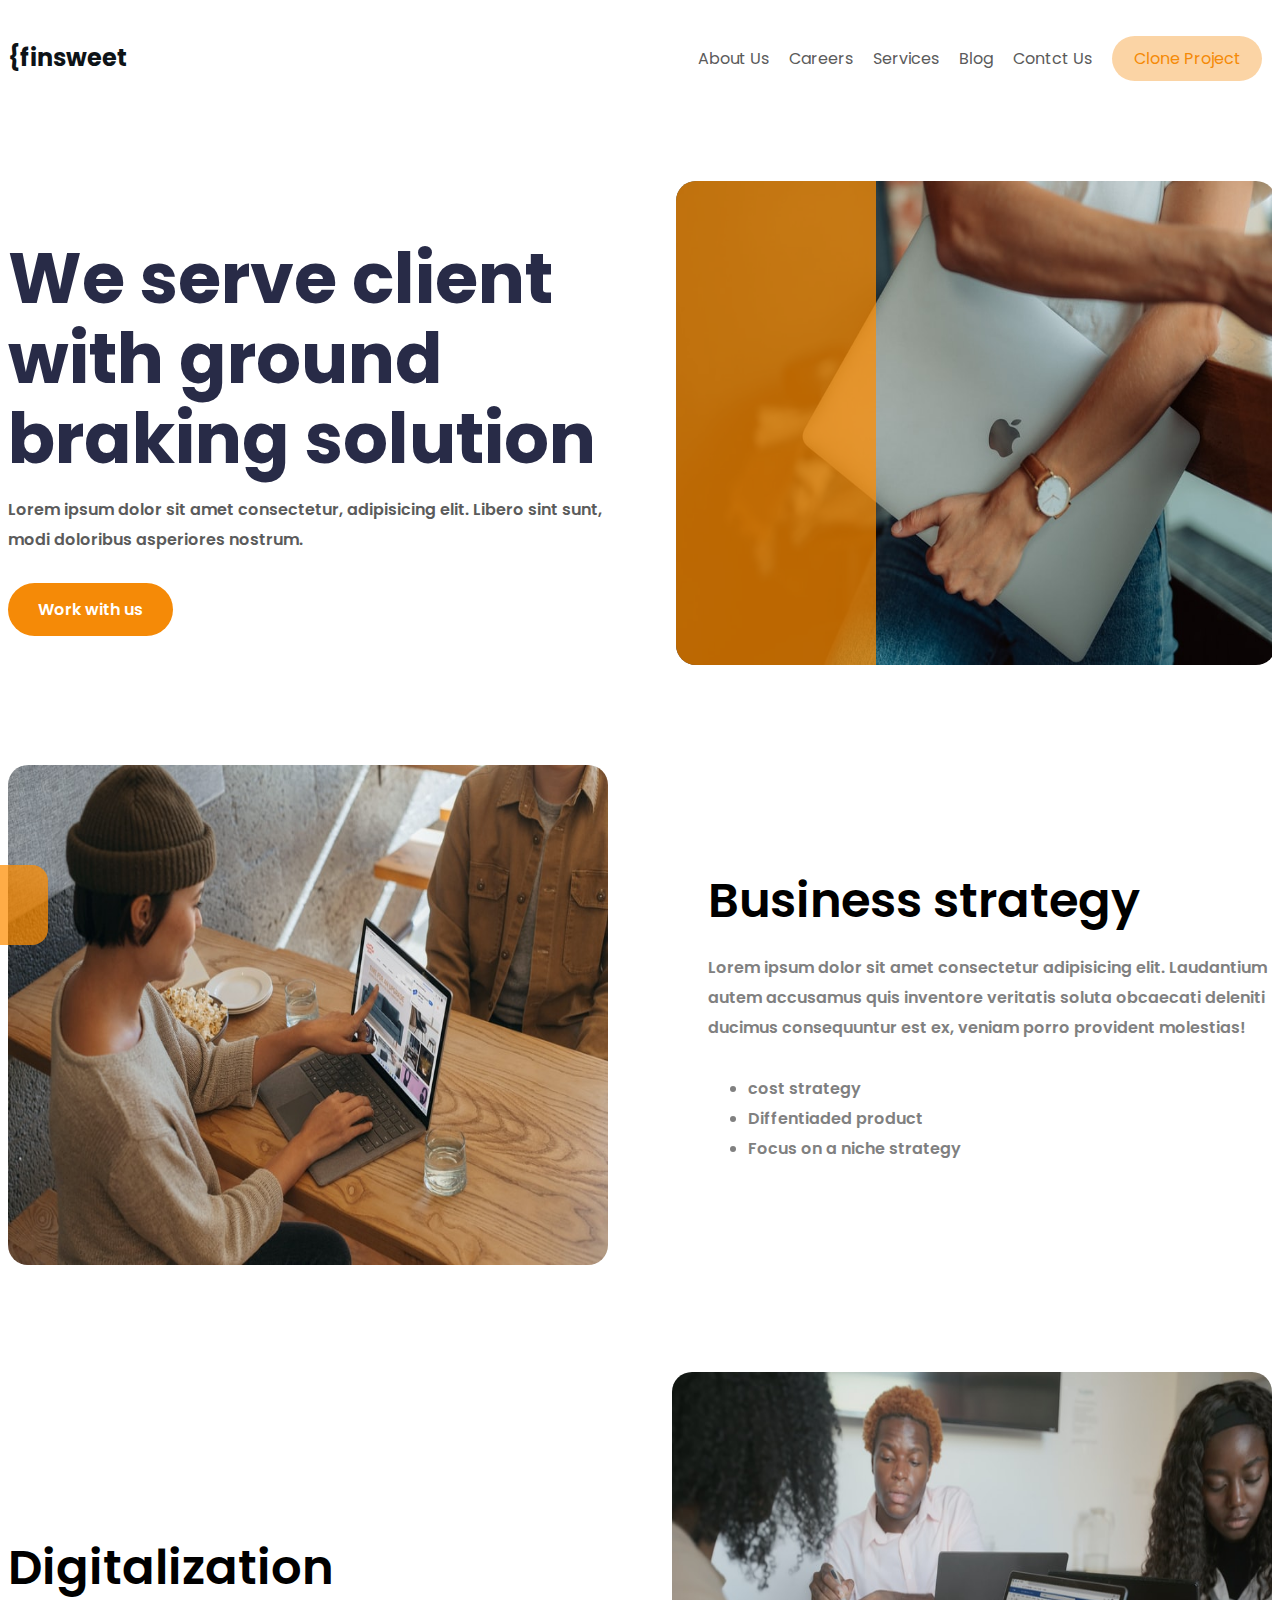
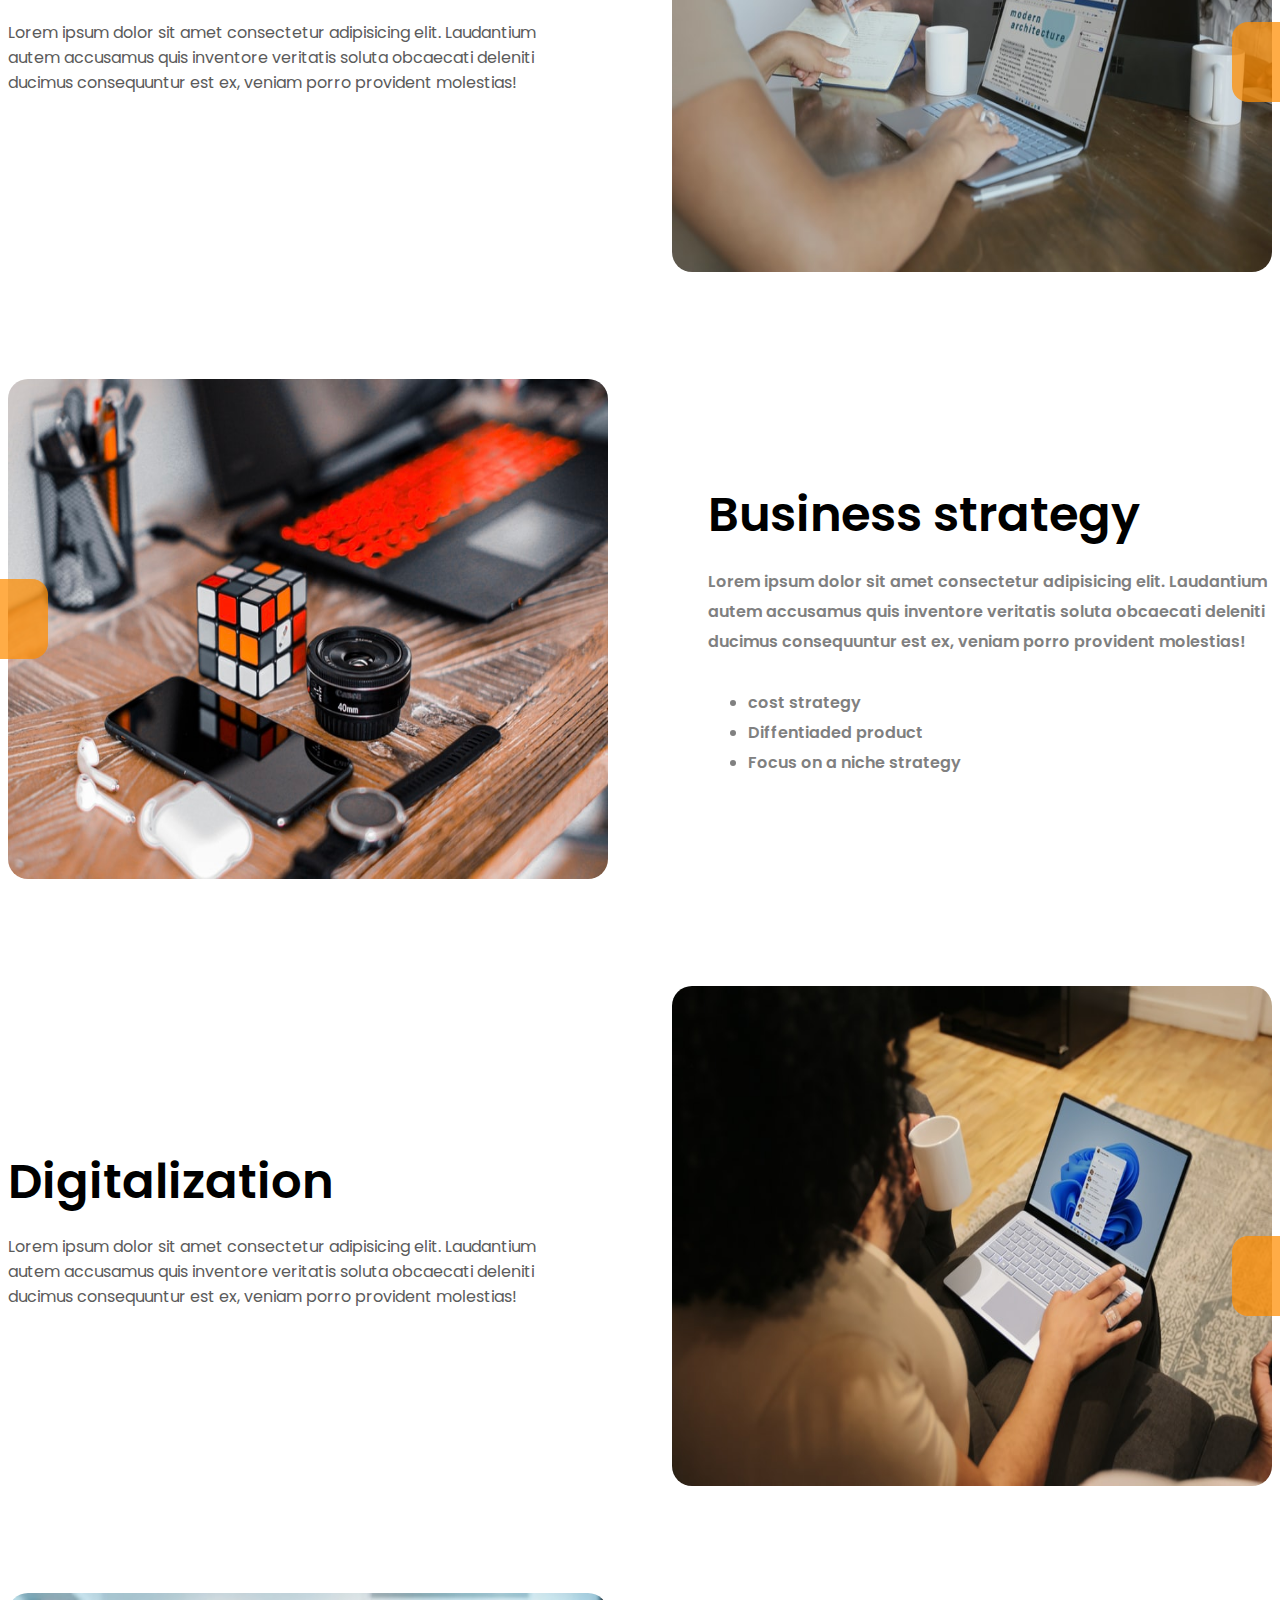
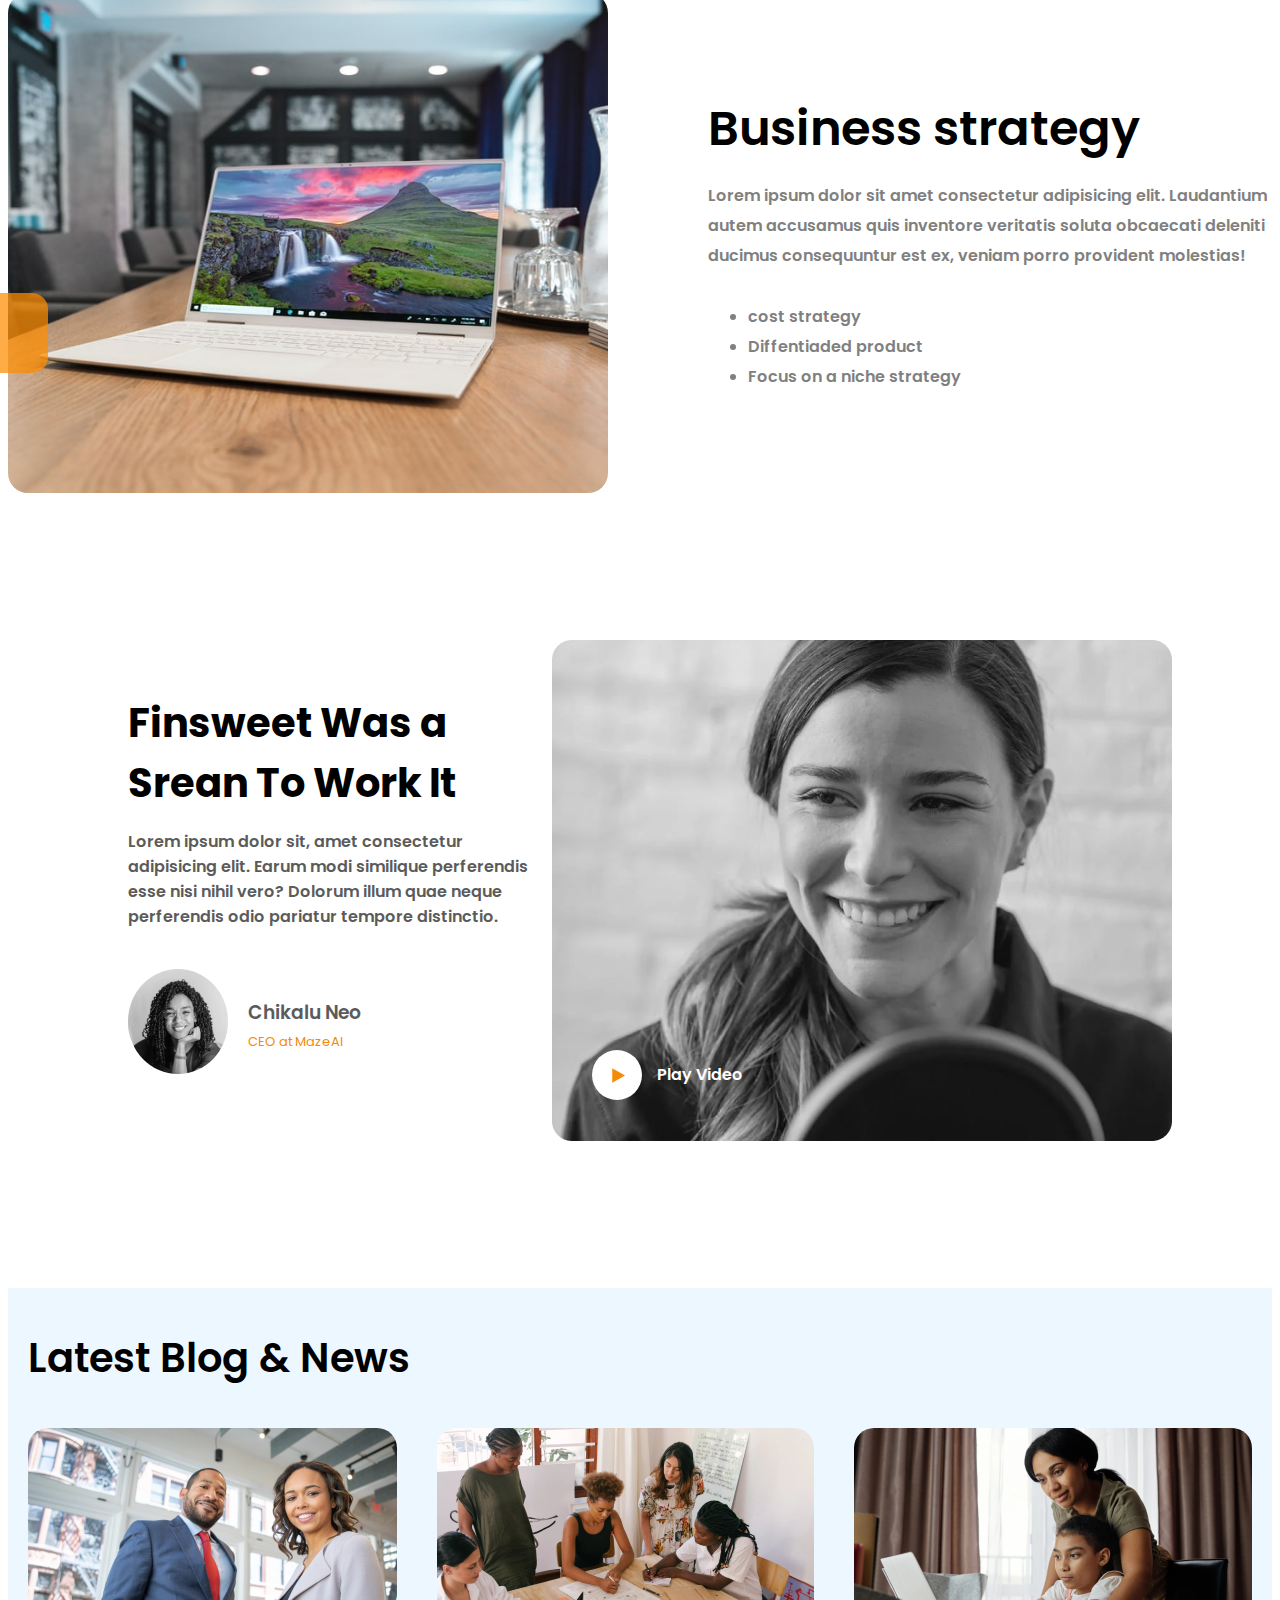
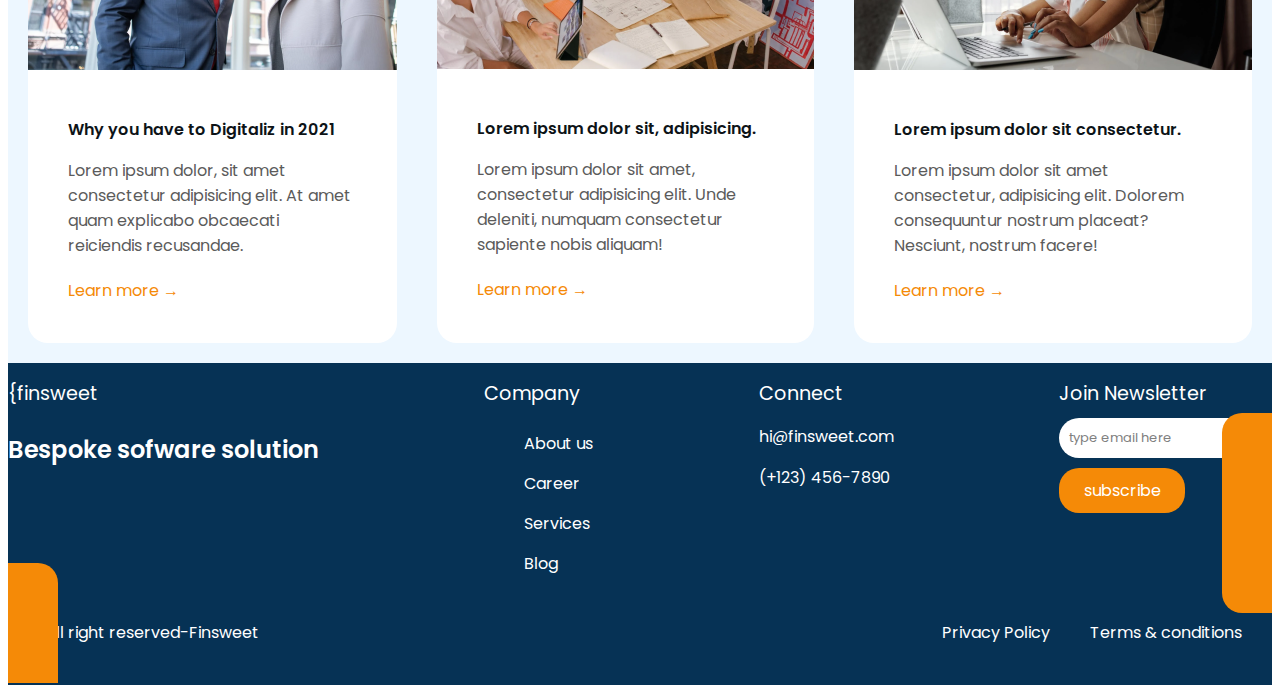
<file: about.html>
<!DOCTYPE html>
<html lang="en">
<head>
    <meta charset="UTF-8">
    <meta http-equiv="X-UA-Compatible" content="IE=edge">
    <meta name="viewport" content="width=device-width, initial-scale=1.0">
    <link rel="preconnect" href="https://fonts.googleapis.com"> 
    <link rel="preconnect" href="https://fonts.gstatic.com" crossorigin> 
    <link rel="stylesheet" href="https://cdnjs.cloudflare.com/ajax/libs/font-awesome/6.0.0-beta2/css/all.min.css" integrity="sha512-YWzhKL2whUzgiheMoBFwW8CKV4qpHQAEuvilg9FAn5VJUDwKZZxkJNuGM4XkWuk94WCrrwslk8yWNGmY1EduTA==" crossorigin="anonymous" referrerpolicy="no-referrer" />
    <link href="https://fonts.googleapis.com/css2?family=Poppins:ital,wght@0,100;0,200;0,300;0,600;0,700;1,100;1,200;1,300;1,600&display=swap" rel="stylesheet"> 
    <link rel="stylesheet" href="./css/style.css">
    <link rel="stylesheet" href="./css/about.css">
    <link rel="stylesheet" href="./css/career.css">
    <title>Document</title>
</head>
<body>
 <div class="wraping">
    <header class="main-header">
        <h2 class="logo"><a href="/figma.html">{finsweet</a></h2>
            <ul class="main-nav">
                <li><a href="about.html">About Us</a></li>
                <li><a href="career.html">Careers</a></li>
                <li><a href="services.html">Services</a></li>
                <li><a href="blog.html">Blog</a></li>
                <li><a href="contact.html">Contct Us</a></li>
                <li class="button"><a href="clone.html">Clone Project</a></li>
            </ul>
        </header>
    </div>
    <article id="article1">
          <div class="wraping article1-row">
              <div class="first-art">
                  <div class="first-art-title">
                      <h2>We serve client with ground braking solution</h2>
                      <p class="art-ttle1">Lorem ipsum dolor sit amet consectetur, adipisicing elit. Libero sint sunt, modi doloribus asperiores nostrum.</p>
                      <p class="bttn-workus"><a href="#">Work with us</a></p>
                  </div>
                    <div id="about1-pic">
                        <img src="/images/workk.jfif" alt="work">
                    </div>
                </div>
          </div>  
    </article>
    <article id="article2">
        <div class="wraping">
            <div class="second-art">
                <div id="art2-pic">
                    <img src="/images/workk2.jfif" alt="work">
                </div>
                <div class="second-art-title">
                    <h2>Business strategy</h2>
                    <p class="art-ttle2">Lorem ipsum dolor sit amet consectetur adipisicing elit. Laudantium autem accusamus quis inventore veritatis soluta obcaecati deleniti ducimus consequuntur est ex, veniam porro provident molestias!</p>
                    <ul>
                        <li>cost strategy</li>
                        <li>Diffentiaded product</li>
                        <li>Focus on a niche strategy</li>
                    </ul>
                </div>
              </div>
        </div>  
  </article>
    <article id="article3">
        <div class="wraping">
            <div class="third-art">
                <div class="third-art-title">
                    <h2>Digitalization</h2>
                    <p class="art-ttle3">Lorem ipsum dolor sit amet consectetur adipisicing elit. Laudantium autem accusamus quis inventore veritatis soluta obcaecati deleniti ducimus consequuntur est ex, veniam porro provident molestias!</p>
                </div>
                    <div id="art3-pic">
                        <img src="/images/workk3.jfif" alt="work">
                    </div>
              </div>
        </div>  
  </article>
    <article id="article2">
        <div class="wraping">
            <div class="second-art">
                <div id="art4-pic">
                    <img src="/images/work-cube.jfif" alt="work">
                </div>
                <div class="second-art-title">
                    <h2>Business strategy</h2>
                    <p class="art-ttle2">Lorem ipsum dolor sit amet consectetur adipisicing elit. Laudantium autem accusamus quis inventore veritatis soluta obcaecati deleniti ducimus consequuntur est ex, veniam porro provident molestias!</p>
                    <ul>
                        <li>cost strategy</li>
                        <li>Diffentiaded product</li>
                        <li>Focus on a niche strategy</li>
                    </ul>
                </div>
              </div>
        </div>  
  </article>
    <article id="article3">
        <div class="wraping">
            <div class="third-art">
                <div class="third-art-title">
                    <h2>Digitalization</h2>
                    <p class="art-ttle3">Lorem ipsum dolor sit amet consectetur adipisicing elit. Laudantium autem accusamus quis inventore veritatis soluta obcaecati deleniti ducimus consequuntur est ex, veniam porro provident molestias!</p>
                </div>
                    <div id="art3-pic">
                        <img src="/images/workk4.jfif" alt="work">
                    </div>
              </div>
        </div>  
  </article>
  <article id="article2">
        <div class="wraping">
            <div class="second-art">
                <div id="art5-pic">
                    <img src="/images/work5.jfif" alt="work">
                </div>
                <div class="second-art-title">
                    <h2>Business strategy</h2>
                    <p class="art-ttle2">Lorem ipsum dolor sit amet consectetur adipisicing elit. Laudantium autem accusamus quis inventore veritatis soluta obcaecati deleniti ducimus consequuntur est ex, veniam porro provident molestias!</p>
                    <ul>
                        <li>cost strategy</li>
                        <li>Diffentiaded product</li>
                        <li>Focus on a niche strategy</li>
                    </ul>
                </div>
              </div>
        </div>  
  </article>
    <section class="dream">
        <div class="wraping dream-row">
            <div class="dream-title">
            <h2>Finsweet Was a Srean To Work It</h2>
            <p>Lorem ipsum dolor sit, amet consectetur adipisicing elit. Earum modi similique perferendis esse nisi nihil vero? Dolorum illum quae neque perferendis odio pariatur tempore distinctio.</p>
                <div class="CEO">
                    <img src="/images/about-image.png" alt="neo" width="100x100">
                    <div class="chikala">
                        <h3 class="p1">Chikalu Neo<h3>
                        <p class="p2">CEO at MazeAI</p>            
                    </div>
                </div>
            </div>
            <div class="incontent">
                <div id="incontent"></div>
                <img src="/images/video-image.png" alt="video">
            </div>
        </dv>
    </section>
<section class="latest-sec">
    <div class="wraping latest-top">
        <h2>Latest Blog & News</h2>
        <div class="latest-row">
            <div class="latest-col">
                <img src="/images/post1.png" alt="company">
                <div class="l-title">
                    <h3>Why you have to Digitaliz in 2021</h3>
                    <p>Lorem ipsum dolor, sit amet consectetur adipisicing elit. At amet quam explicabo obcaecati reiciendis recusandae.</p>
                    <a href="#">Learn more	&#8594;</a>
                </div>
            </div>
            <div  class="latest-col">
                <img src="/images/post-2.png" alt="company">
                <div class="l-title">
                    <h3>Lorem ipsum dolor sit, adipisicing.</h3>
                    <p>Lorem ipsum dolor sit amet, consectetur adipisicing elit. Unde deleniti, numquam consectetur sapiente nobis aliquam!</p>
                    <a href="#">Learn more	&#8594;</a>
                </div>
            </div>
            <div  class="latest-col">
                <img src="/images/post-3.png" alt="company">
                <div class="l-title">
                    <h3>Lorem ipsum dolor sit consectetur.</h3>
                    <p>Lorem ipsum dolor sit amet consectetur, adipisicing elit. Dolorem consequuntur nostrum placeat? Nesciunt, nostrum facere!</p>
                    <a href="#">Learn more 	&#8594;</a>
                </div>
            </div>
        </div>
    </div>
</section>
<footer>
    <div class="wraping">
        <div class="main-footer">
            <div class="footer1-col">
                    <h2>{finsweet</h2>
                    <h3>Bespoke sofware solution</h3>
                    <i class="fab fa-facebook-f"></i>
                    <i class="fab fa-youtube"></i>
                    <i class="fab fa-instagram"></i>
                    <i class="fab fa-twitter-square"></i>   
            </div>
            <div class="company">
                <h2>Company</h2>
                <ul>
                    <li><a href="#">About us</a></li>
                    <li><a href="#">Career</a></li>
                    <li><a href="#">Services</a></li>
                    <li><a href="#">Blog</a></li>
                </ul>
            </div>
            <div class="connect">
                <h2>Connect</h2>
                <p>hi@finsweet.com</p>
                <p>(+123) 456-7890 </p>
            </div>
            <div class="Join-news">
                <h2>Join Newsletter</h2>
                <div class="email">type email here</div>
                <div class="sub">subscribe</div>
            </div>
        </div>
        <div class="copyright">
            <p>&copy All right reserved-Finsweet </p>
            <div class="privacy">
                <p><a href="#">Privacy Policy</a></p>
                <p><a href="#">Terms & conditions</a></p>
            </div>
        </div>
    </div>
</footer>

</body>
</html>
</file>
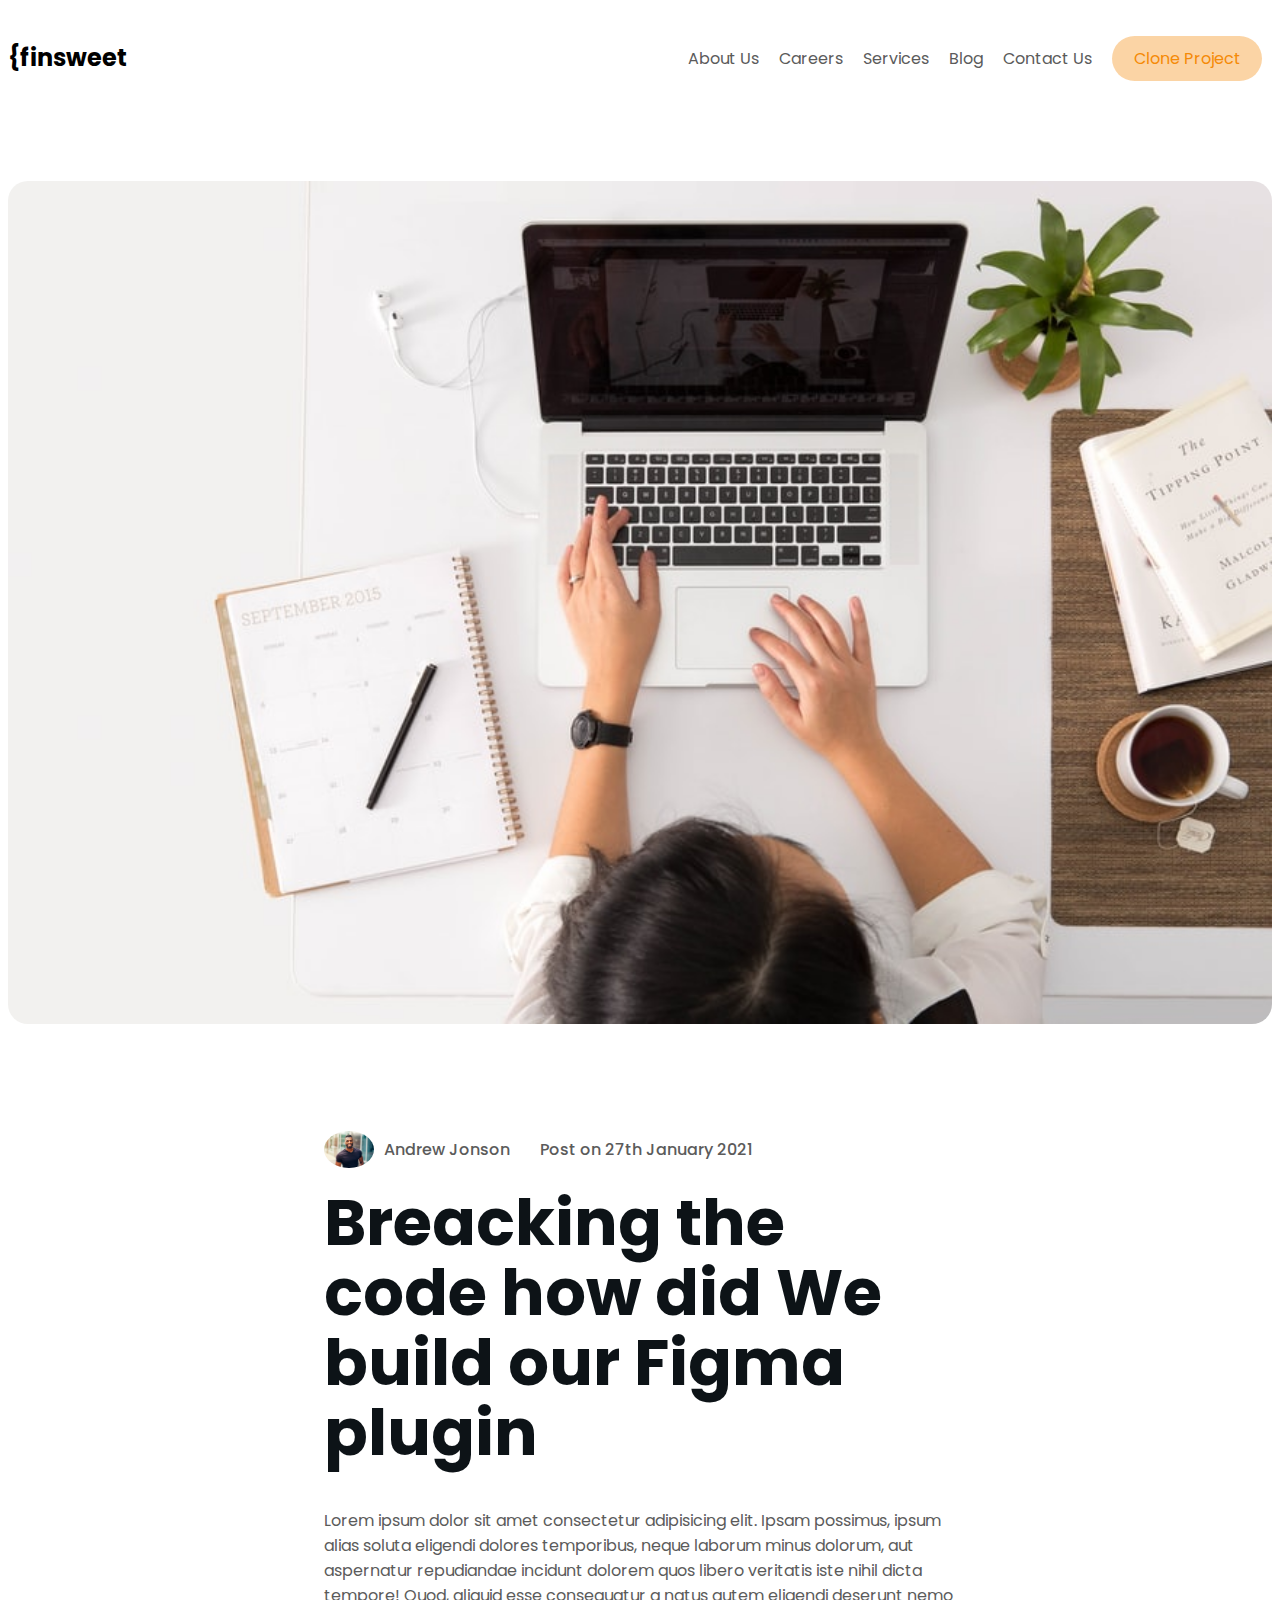
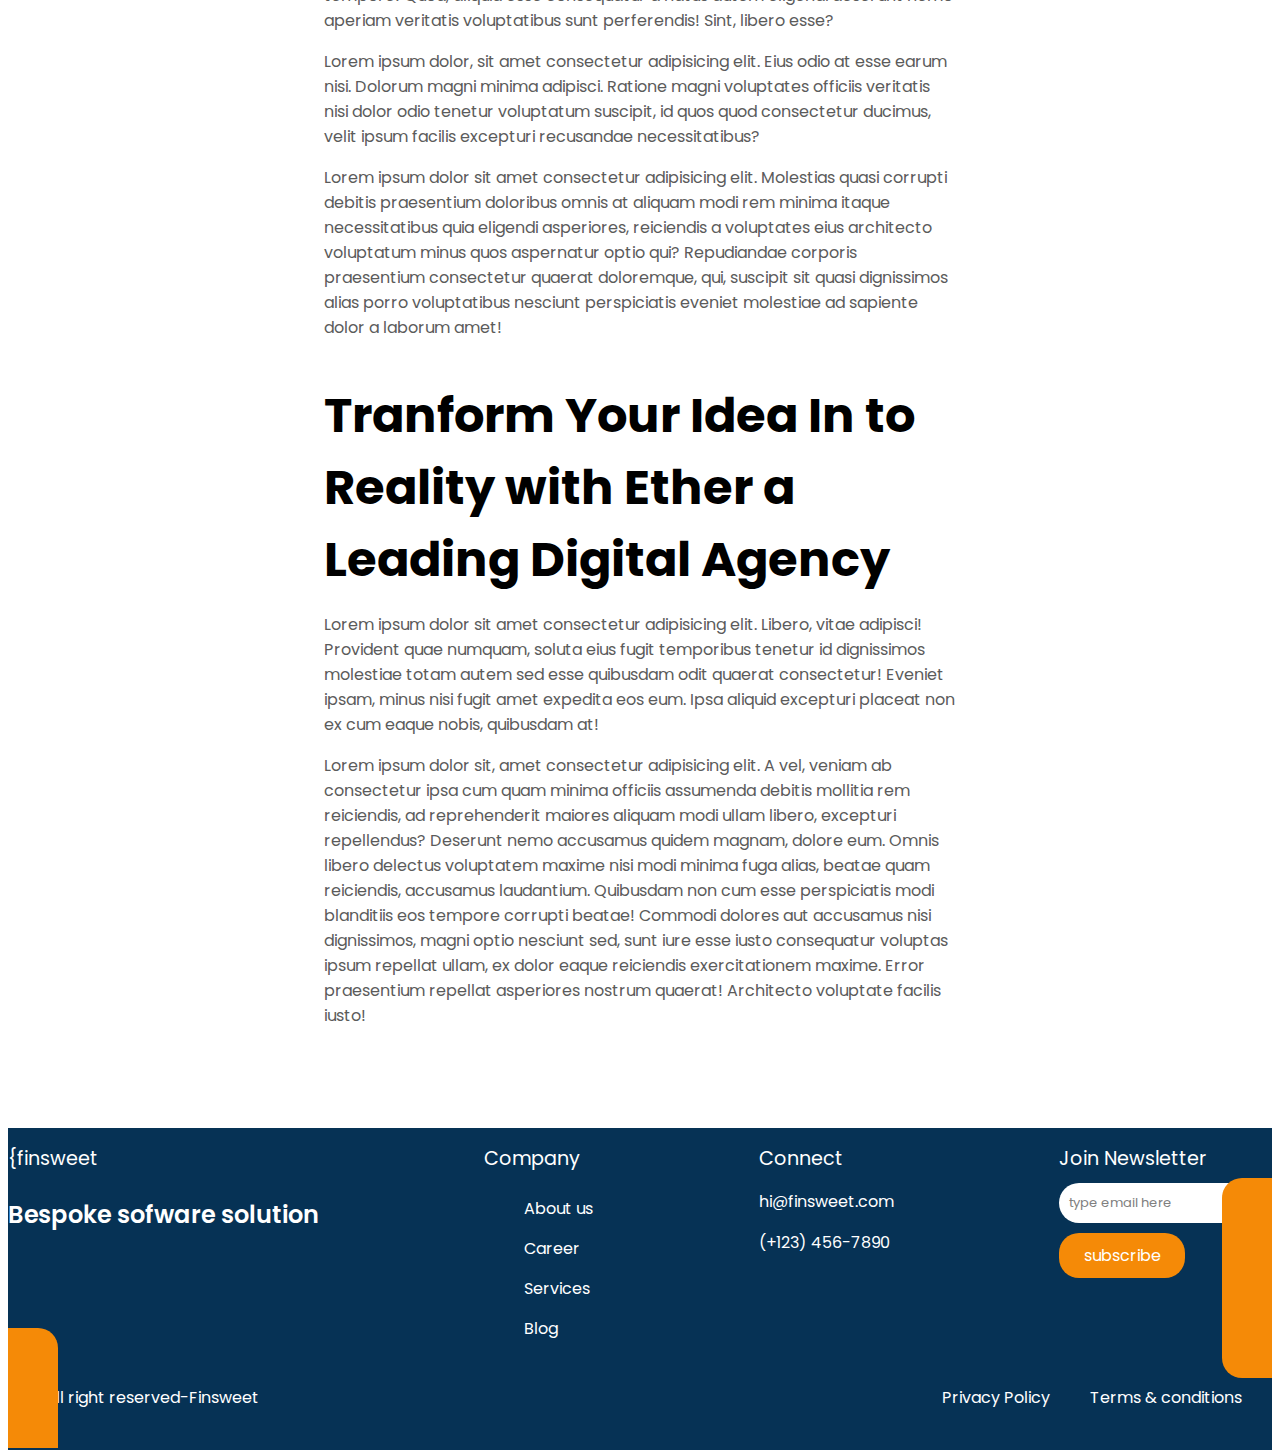
<file: blog.html>
<!DOCTYPE html>
<html lang="en">
<head>
    <meta charset="UTF-8">
    <meta http-equiv="X-UA-Compatible" content="IE=edge">
    <meta name="viewport" content="width=device-width, initial-scale=1.0">
    <link rel="preconnect" href="https://fonts.googleapis.com"> 
    <link rel="preconnect" href="https://fonts.gstatic.com" crossorigin> 
    <link rel="stylesheet" href="https://cdnjs.cloudflare.com/ajax/libs/font-awesome/6.0.0-beta2/css/all.min.css" integrity="sha512-YWzhKL2whUzgiheMoBFwW8CKV4qpHQAEuvilg9FAn5VJUDwKZZxkJNuGM4XkWuk94WCrrwslk8yWNGmY1EduTA==" crossorigin="anonymous" referrerpolicy="no-referrer" />
    <link href="https://fonts.googleapis.com/css2?family=Poppins:ital,wght@0,100;0,200;0,300;0,600;0,700;1,100;1,200;1,300;1,600&display=swap" rel="stylesheet"> 
    <link rel="stylesheet" href="./css/style.css">
    <link rel="stylesheet" href="./css/about.css">
    <link rel="stylesheet" href="./css/career.css">
    <link rel="stylesheet" href="./css/services.css">
    <link rel="stylesheet" href="./css/blog.css">
    <title>Document</title>
</head>
<body>
 <div class="wraping">
    <header class="main-header">
        <h2 class="logo">{finsweet</h2>
            <ul class="main-nav">
                <li><a href="./about.html">About Us</a></li>
                <li><a href="./career.html">Careers</a></li>
                <li><a href="./services.html">Services</a></li>
                <li><a href="blog.html">Blog</a></li>
                <li><a href="contact.html">Contact Us</a></li>
                <li class="button"><a href="clone.html">Clone Project</a></li>
            </ul>
        </header>
    </div>
    <section class="work-photo">
        <div class="wraping">
            <div class="img-work">
                <img src="/images/main-work.jfif" alt="man">
            </div>
        </div>
    </section>
<div class="wraping blog-head">
    <div class="blog-post">
        <div class="man-name">
            <img src="/images/man.jpg" alt="man" width="50x50">
            <p>Andrew Jonson</p>
            <p>Post on 27th January 2021</p>
        </div>
        <h1>Breacking the code how did We build our Figma plugin</h1>
        <p>Lorem ipsum dolor sit amet consectetur adipisicing elit. Ipsam possimus, ipsum alias soluta eligendi dolores temporibus, neque laborum minus dolorum, aut aspernatur repudiandae incidunt dolorem quos libero veritatis iste nihil dicta tempore! Quod, aliquid esse consequatur a natus autem eligendi deserunt nemo aperiam veritatis voluptatibus sunt perferendis! Sint, libero esse?</p>
        <p>Lorem ipsum dolor, sit amet consectetur adipisicing elit. Eius odio at esse earum nisi. Dolorum magni minima adipisci. Ratione magni voluptates officiis veritatis nisi dolor odio tenetur voluptatum suscipit, id quos quod consectetur ducimus, velit ipsum facilis excepturi recusandae necessitatibus?</p>
        <p>Lorem ipsum dolor sit amet consectetur adipisicing elit. Molestias quasi corrupti debitis praesentium doloribus omnis at aliquam modi rem minima itaque necessitatibus quia eligendi asperiores, reiciendis a voluptates eius architecto voluptatum minus quos aspernatur optio qui? Repudiandae corporis praesentium consectetur quaerat doloremque, qui, suscipit sit quasi dignissimos alias porro voluptatibus nesciunt perspiciatis eveniet molestiae ad sapiente dolor a laborum amet!</p>
        <h2>Tranform Your Idea In to Reality with Ether a Leading Digital Agency</h2>
        <p>Lorem ipsum dolor sit amet consectetur adipisicing elit. Libero, vitae adipisci! Provident quae numquam, soluta eius fugit temporibus tenetur id dignissimos molestiae totam autem sed esse quibusdam odit quaerat consectetur! Eveniet ipsam, minus nisi fugit amet expedita eos eum. Ipsa aliquid excepturi placeat non ex cum eaque nobis, quibusdam at!</p>
        <p>Lorem ipsum dolor sit, amet consectetur adipisicing elit. A vel, veniam ab consectetur ipsa cum quam minima officiis assumenda debitis mollitia rem reiciendis, ad reprehenderit maiores aliquam modi ullam libero, excepturi repellendus? Deserunt nemo accusamus quidem magnam, dolore eum. Omnis libero delectus voluptatem maxime nisi modi minima fuga alias, beatae quam reiciendis, accusamus laudantium. Quibusdam non cum esse perspiciatis modi blanditiis eos tempore corrupti beatae! Commodi dolores aut accusamus nisi dignissimos, magni optio nesciunt sed, sunt iure esse iusto consequatur voluptas ipsum repellat ullam, ex dolor eaque reiciendis exercitationem maxime. Error praesentium repellat asperiores nostrum quaerat! Architecto voluptate facilis iusto!</p>
    </div>
</div>
<footer>
    <div class="wraping">
        <div class="main-footer">
            <div class="footer1-col">
                    <h2>{finsweet</h2>
                    <h3>Bespoke sofware solution</h3>
                    <i class="fab fa-facebook-f"></i>
                    <i class="fab fa-youtube"></i>
                    <i class="fab fa-instagram"></i>
                    <i class="fab fa-twitter-square"></i>   
            </div>
            <div class="company">
                <h2>Company</h2>
                <ul>
                    <li><a href="#">About us</a></li>
                    <li><a href="#">Career</a></li>
                    <li><a href="#">Services</a></li>
                    <li><a href="#">Blog</a></li>
                </ul>
            </div>
            <div class="connect">
                <h2>Connect</h2>
                <p>hi@finsweet.com</p>
                <p>(+123) 456-7890 </p>
            </div>
            <div class="Join-news">
                <h2>Join Newsletter</h2>
                <div class="email">type email here</div>
                <div class="sub">subscribe</div>
            </div>
        </div>
        <div class="copyright">
            <p>&copy All right reserved-Finsweet </p>
            <div class="privacy">
                <p><a href="#">Privacy Policy</a></p>
                <p><a href="#">Terms & conditions</a></p>
            </div>
        </div>
    </div>
</footer>

</body>
</html>
</file>
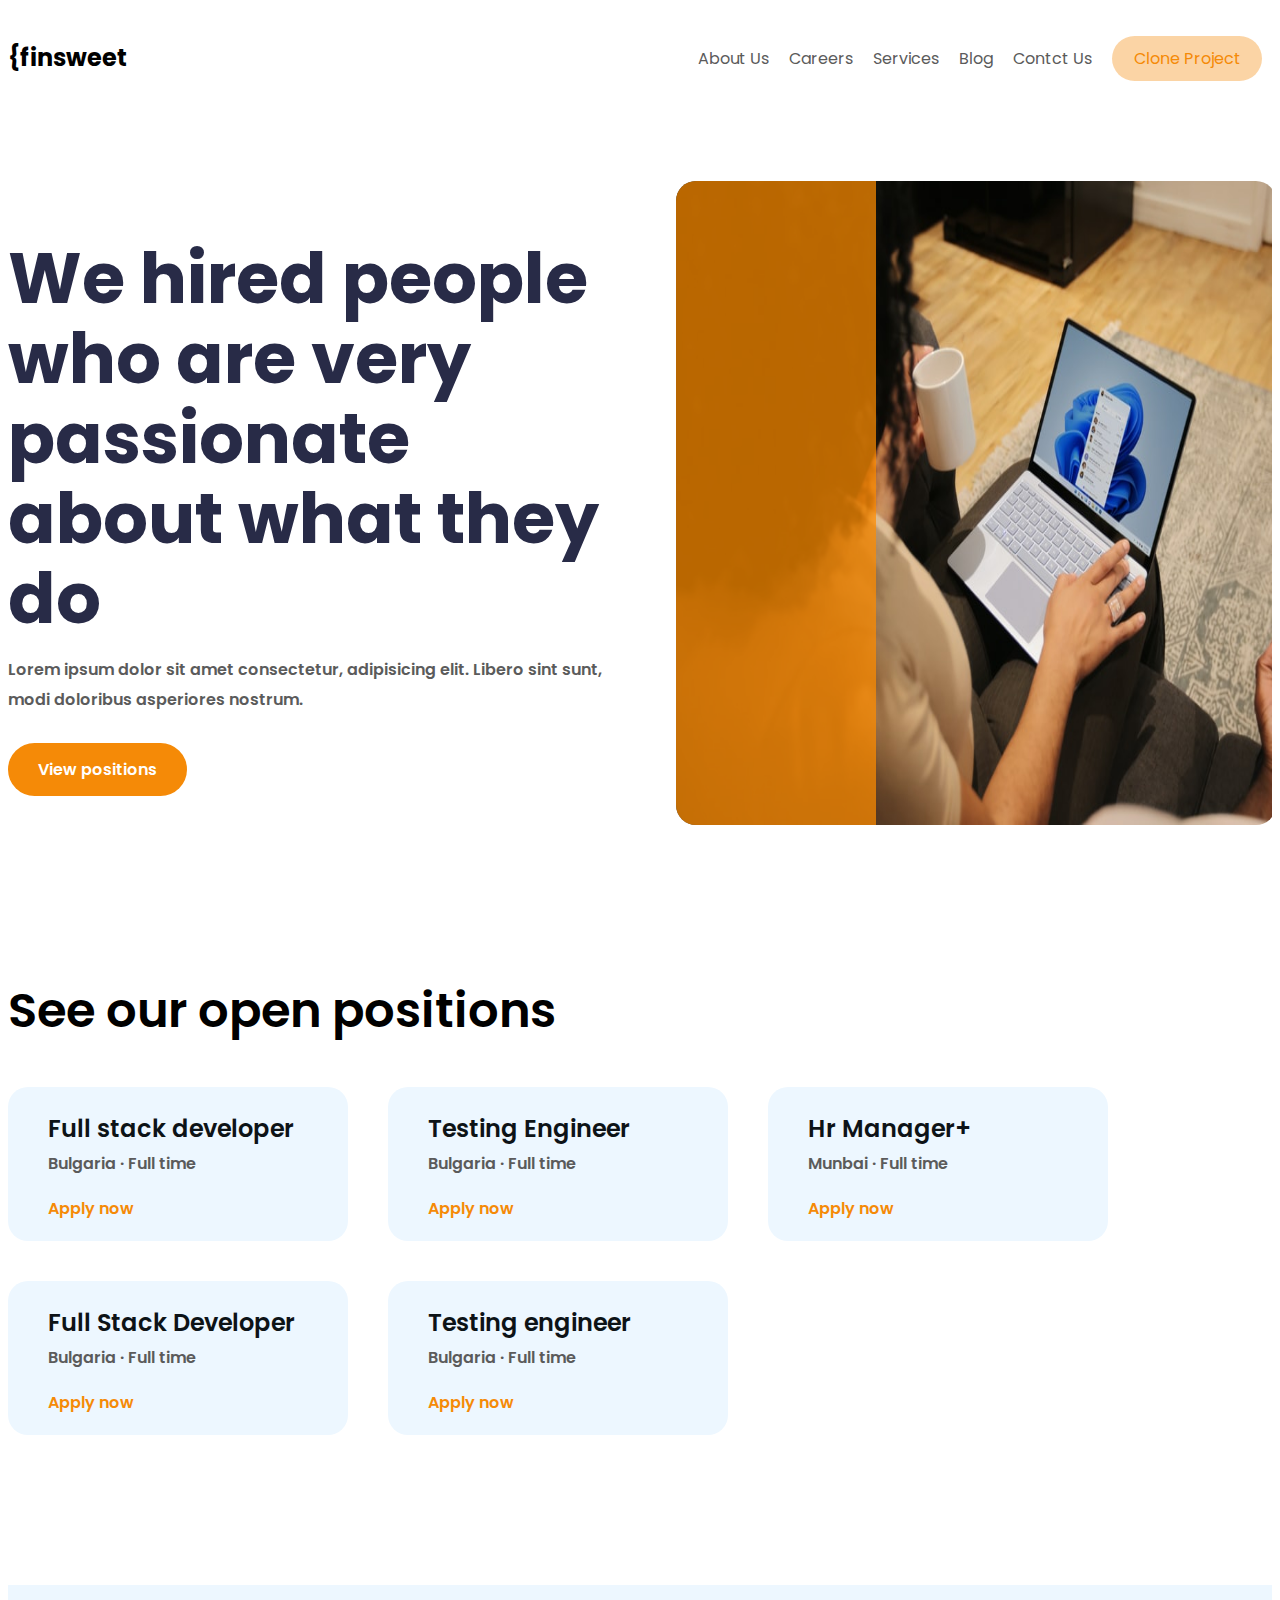
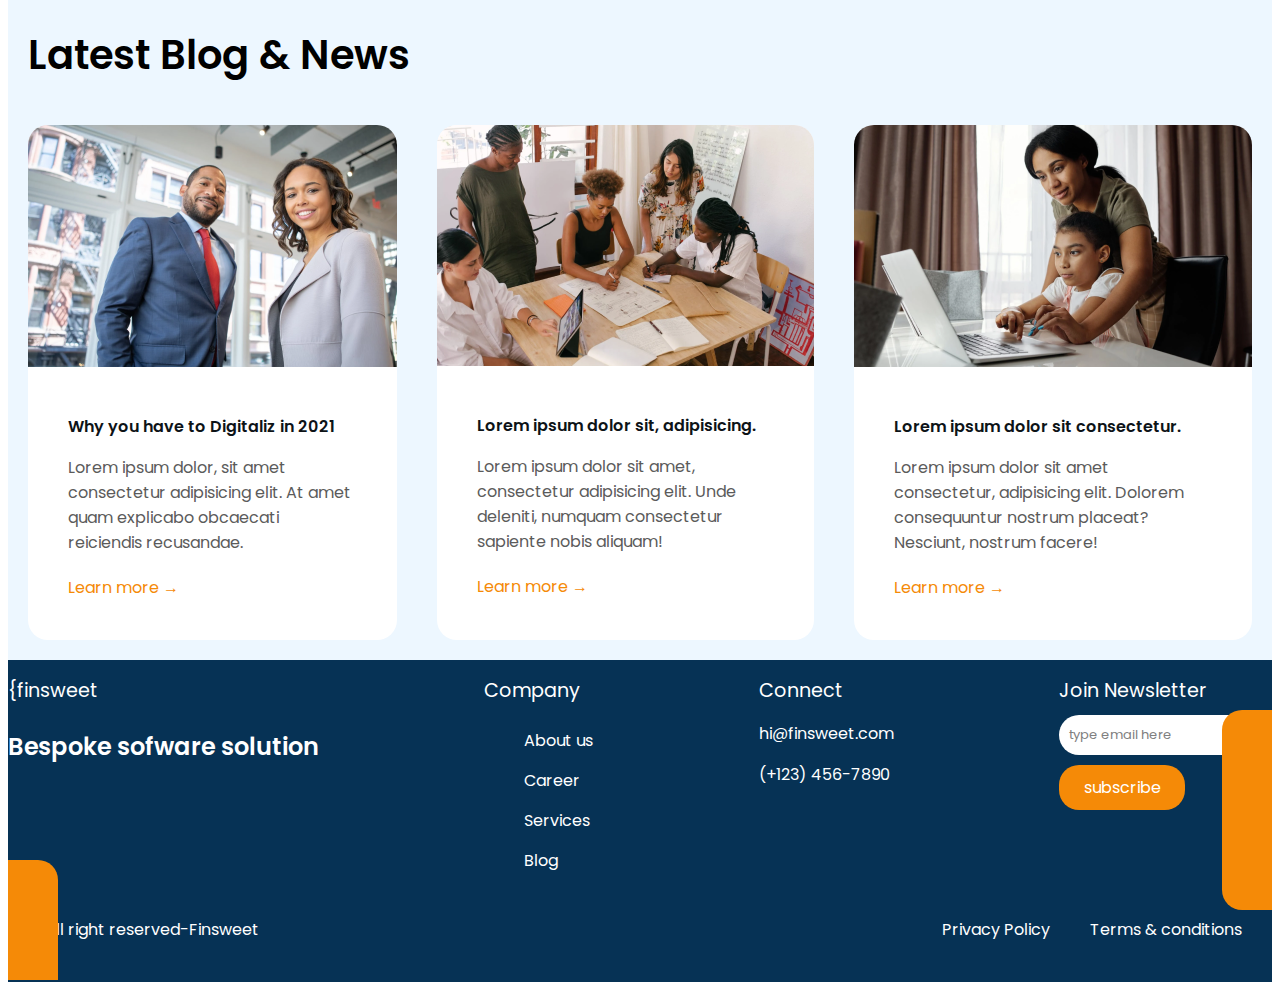
<file: career.html>
<!DOCTYPE html>
<html lang="en">
<head>
    <meta charset="UTF-8">
    <meta http-equiv="X-UA-Compatible" content="IE=edge">
    <meta name="viewport" content="width=device-width, initial-scale=1.0">
    <link rel="preconnect" href="https://fonts.googleapis.com"> 
    <link rel="preconnect" href="https://fonts.gstatic.com" crossorigin> 
    <link rel="stylesheet" href="https://cdnjs.cloudflare.com/ajax/libs/font-awesome/6.0.0-beta2/css/all.min.css" integrity="sha512-YWzhKL2whUzgiheMoBFwW8CKV4qpHQAEuvilg9FAn5VJUDwKZZxkJNuGM4XkWuk94WCrrwslk8yWNGmY1EduTA==" crossorigin="anonymous" referrerpolicy="no-referrer" />
    <link href="https://fonts.googleapis.com/css2?family=Poppins:ital,wght@0,100;0,200;0,300;0,600;0,700;1,100;1,200;1,300;1,600&display=swap" rel="stylesheet"> 
    <link rel="stylesheet" href="./css/style.css">
    <link rel="stylesheet" href="./css/about.css">
    <link rel="stylesheet" href="./css/career.css">
    <title>Document</title>
</head>
<body>
 <div class="wraping">
    <header class="main-header">
        <h2 class="logo">{finsweet</h2>
            <ul class="main-nav">
                <li><a href="about.html">About Us</a></li>
                <li><a href="career.html">Careers</a></li>
                <li><a href="services.html">Services</a></li>
                <li><a href="blog.html">Blog</a></li>
                <li><a href="contact.html">Contct Us</a></li>
                <li class="button"><a href="clone.html">Clone Project</a></li>
            </ul>
        </header>
    </div>
    <article id="article1">
          <div class="wraping article1-row">
              <div class="first-art">
                  <div class="first-art-title">
                      <h2>We hired people who are very passionate about what they do</h2>
                      <p class="art-ttle1">Lorem ipsum dolor sit amet consectetur, adipisicing elit. Libero sint sunt, modi doloribus asperiores nostrum.</p>
                      <p class="bttn-workus"><a href="#">View positions</a></p>
                  </div>
                    <div id="about1-pic">
                        <img src="/images/workk4.jfif" alt="work">
                    </div>
                </div>
          </div>  
    </article>
    <section class="career-sec1">
           <div class="wraping">
               <h2>See our open positions</h2>
               <div class="career-list">
                   <div id="strech">
                       <div class="desc-career">
                           <h3>Full stack developer</h3>
                            <p>Bulgaria &#xb7 Full time</p>
                       </div>
                       <div class="Apply">
                        <p class="Apply-now"><a href="#">Apply now</a></p>
                       </div>
                   </div>
                   <div id="strech">
                       <div class="desc-career">
                           <h3>Testing Engineer</h3>
                           <p>Bulgaria &#xb7 Full time </p>
                       </div>
                       <div class="Apply">
                        <p class="Apply-now"><a href="#">Apply now</a></p>
                       </div>
                   </div>
                   <div id="strech">
                       <div class="desc-career">
                           <h3>Hr Manager+</h3>
                           <p>Munbai &#xb7 Full time </p>
                       </div>
                       <div class="Apply">
                        <p class="Apply-now"><a href="#">Apply now</a></p>
                       </div>
                   </div>
                   <div id="strech">
                       <div class="desc-career">
                           <h3>Full Stack Developer</h3>
                           <p>Bulgaria &#xb7 Full time </p>
                       </div>
                       <div class="Apply">
                        <p class="Apply-now"><a href="#">Apply now</a></p>
                       </div>
                   </div>
                   <div id="strech">
                       <div class="desc-career">
                           <h3>Testing engineer</h3>
                           <p>Bulgaria &#xb7 Full time </p>
                       </div>
                       <div class="Apply">
                           <p class="Apply-now"><a href="#">Apply now</a></p>
                       </div>
                   </div>
               </div>
           </div>
    </section>
<section class="latest-sec">
    <div class="wraping latest-top">
        <h2>Latest Blog & News</h2>
        <div class="latest-row">
            <div class="latest-col">
                <img src="/images/post1.png" alt="company">
                <div class="l-title">
                    <h3>Why you have to Digitaliz in 2021</h3>
                    <p>Lorem ipsum dolor, sit amet consectetur adipisicing elit. At amet quam explicabo obcaecati reiciendis recusandae.</p>
                    <a href="#">Learn more	&#8594;</a>
                </div>
            </div>
            <div  class="latest-col">
                <img src="/images/post-2.png" alt="company">
                <div class="l-title">
                    <h3>Lorem ipsum dolor sit, adipisicing.</h3>
                    <p>Lorem ipsum dolor sit amet, consectetur adipisicing elit. Unde deleniti, numquam consectetur sapiente nobis aliquam!</p>
                    <a href="#">Learn more	&#8594;</a>
                </div>
            </div>
            <div  class="latest-col">
                <img src="/images/post-3.png" alt="company">
                <div class="l-title">
                    <h3>Lorem ipsum dolor sit consectetur.</h3>
                    <p>Lorem ipsum dolor sit amet consectetur, adipisicing elit. Dolorem consequuntur nostrum placeat? Nesciunt, nostrum facere!</p>
                    <a href="#">Learn more 	&#8594;</a>
                </div>
            </div>
        </div>
    </div>
</section>
<footer>
    <div class="wraping">
        <div class="main-footer">
            <div class="footer1-col">
                    <h2>{finsweet</h2>
                    <h3>Bespoke sofware solution</h3>
                    <i class="fab fa-facebook-f"></i>
                    <i class="fab fa-youtube"></i>
                    <i class="fab fa-instagram"></i>
                    <i class="fab fa-twitter-square"></i>
            </div>
            <div class="company">
                <h2>Company</h2>
                <ul>
                    <li><a href="#">About us</a></li>
                    <li><a href="#">Career</a></li>
                    <li><a href="#">Services</a></li>
                    <li><a href="#">Blog</a></li>
                </ul>
            </div>
            <div class="connect">
                <h2>Connect</h2>
                <p>hi@finsweet.com</p>
                <p>(+123) 456-7890 </p>
            </div>
            <div class="Join-news">
                <h2>Join Newsletter</h2>
                <div class="email">type email here</div>
                <div class="sub">subscribe</div>
            </div>
        </div>
        <div class="copyright">
            <p>&copy All right reserved-Finsweet </p>
            <div class="privacy">
                <p><a href="#">Privacy Policy</a></p>
                <p><a href="#">Terms & conditions</a></p>
            </div>
        </div>
    </div>
</footer>

</body>
</html>
</file>
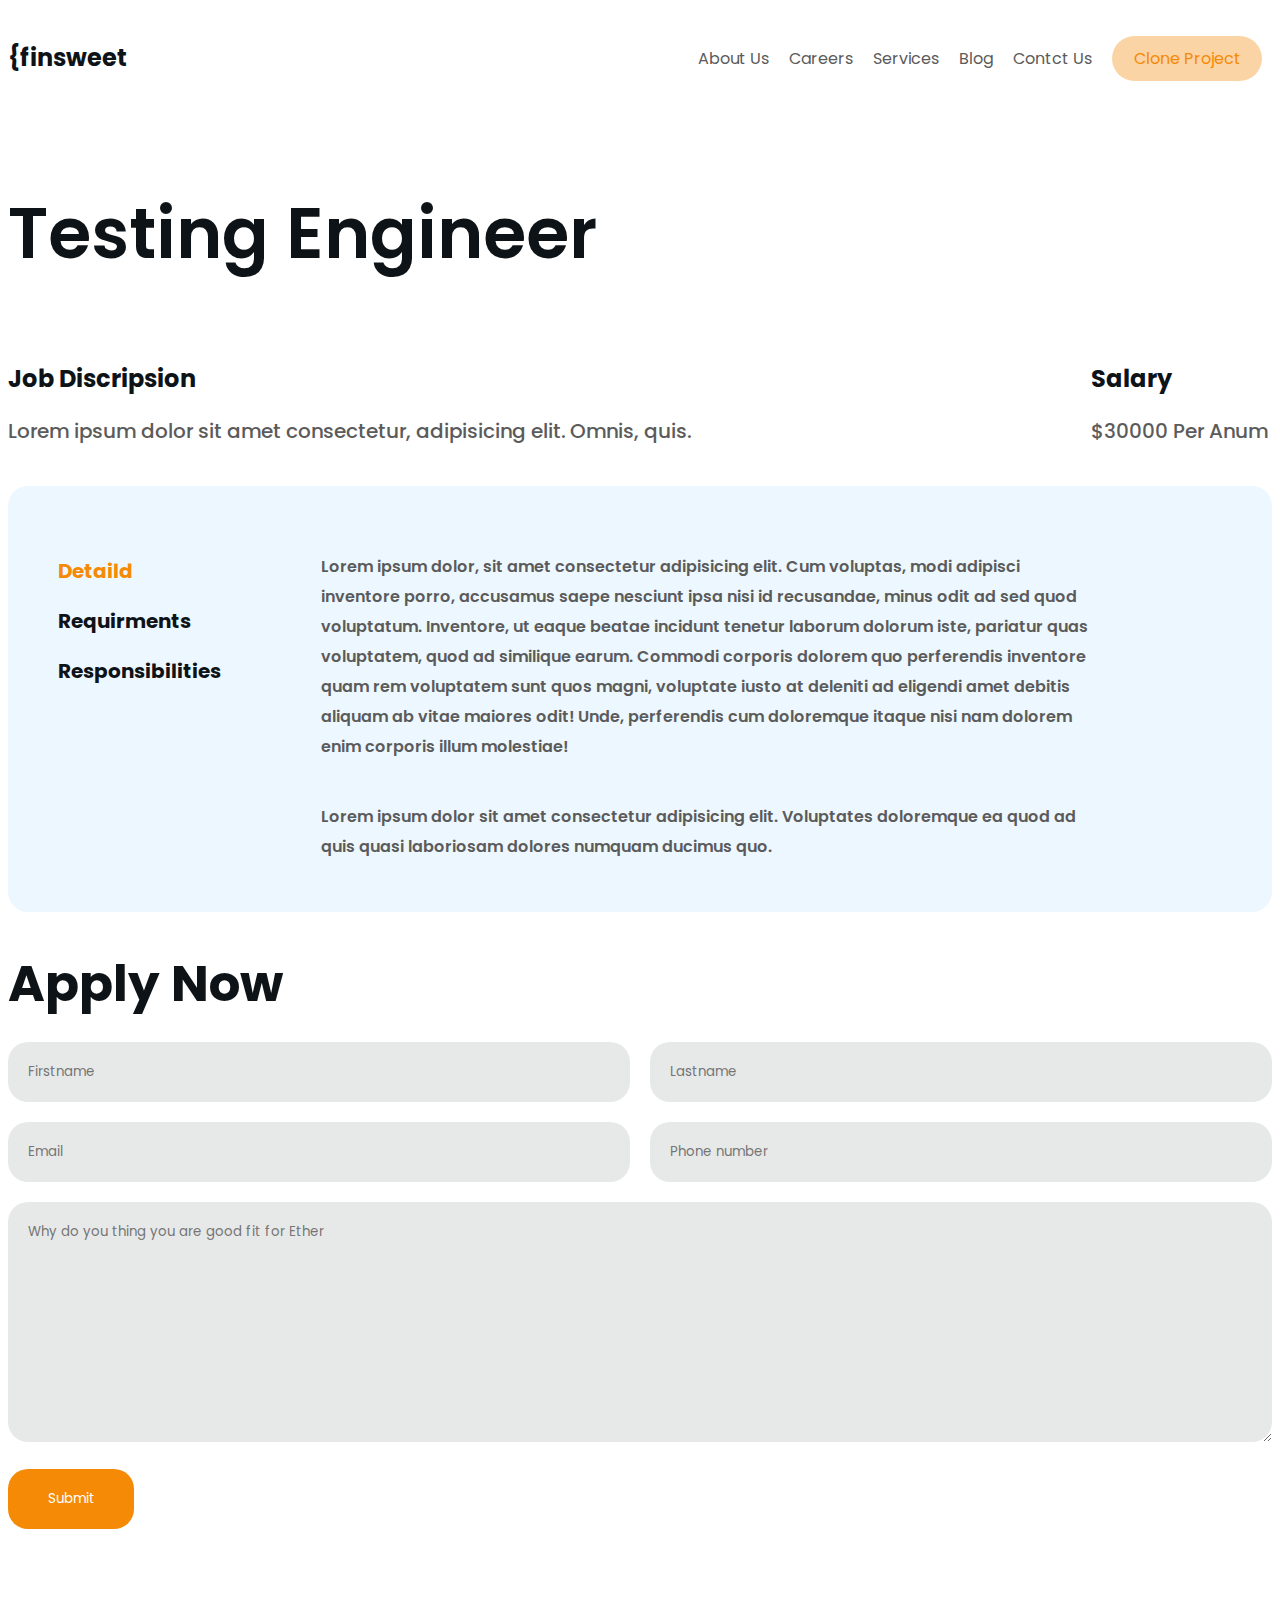
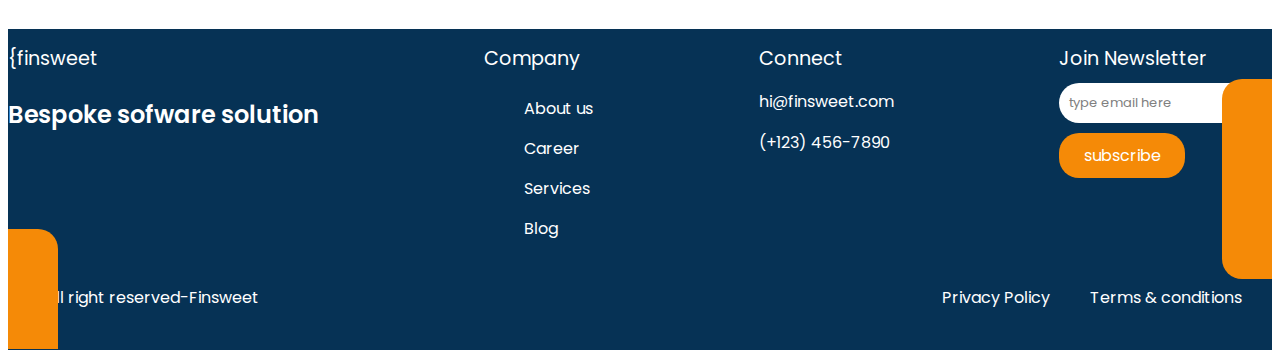
<file: clone.html>
<!DOCTYPE html>
<html lang="en">
<head>
    <meta charset="UTF-8">
    <meta http-equiv="X-UA-Compatible" content="IE=edge">
    <meta name="viewport" content="width=device-width, initial-scale=1.0">
    <link rel="preconnect" href="https://fonts.googleapis.com"> 
    <link rel="preconnect" href="https://fonts.gstatic.com" crossorigin> 
    <link rel="stylesheet" href="https://cdnjs.cloudflare.com/ajax/libs/font-awesome/6.0.0-beta2/css/all.min.css" integrity="sha512-YWzhKL2whUzgiheMoBFwW8CKV4qpHQAEuvilg9FAn5VJUDwKZZxkJNuGM4XkWuk94WCrrwslk8yWNGmY1EduTA==" crossorigin="anonymous" referrerpolicy="no-referrer" />
    <link href="https://fonts.googleapis.com/css2?family=Poppins:ital,wght@0,100;0,200;0,300;0,600;0,700;1,100;1,200;1,300;1,600&display=swap" rel="stylesheet"> 
    <link rel="stylesheet" href="./css/style.css">
    <link rel="stylesheet" href="./css/about.css">
    <link rel="stylesheet" href="./css/career.css">
    <link rel="stylesheet" href="./css/clone.css">
    <title>Document</title>
</head>
<body>
 <div class="wraping">
    <header class="main-header">
        <h2 class="logo"><a href="/figma.html">{finsweet</a></h2>
            <ul class="main-nav">
                <li><a href="about.html">About Us</a></li>
                <li><a href="career.html">Careers</a></li>
                <li><a href="services.html">Services</a></li>
                <li><a href="blog.html">Blog</a></li>
                <li><a href="contact.html">Contct Us</a></li>
                <li class="button"><a href="clone.html">Clone Project</a></li>
            </ul>
        </header>
 </div>   
 <div class="wraping">
     <div class="wrap-div">
         <h1>Testing Engineer</h1>
         <div class="job-col">
             <div class="job-discription">
                <h3>Job Discripsion</h3>
                <p>Lorem ipsum dolor sit amet consectetur, adipisicing elit. Omnis, quis.</p>
             </div>
             <div class="salary">
                 <h3>Salary</h3>
                 <p>$30000 Per Anum</p>
             </div>
         </div>
     </div>
 </div>
 <section>
     <div class="wraping">
         <div class="sec-col-back">
             <div class="back-threes">
                 <h3>Detaild</h3>
                 <h3>Requirments</h3>
                 <h3>Responsibilities</h3>
             </div>
             <div class="disc-back">
                 <p>Lorem ipsum dolor, sit amet consectetur adipisicing elit. Cum voluptas, modi adipisci inventore porro, accusamus saepe nesciunt ipsa nisi id recusandae, minus odit ad sed quod voluptatum. Inventore, ut eaque beatae incidunt tenetur laborum dolorum iste, pariatur quas voluptatem, quod ad similique earum. Commodi corporis dolorem quo perferendis inventore quam rem voluptatem sunt quos magni, voluptate iusto at deleniti ad eligendi amet debitis aliquam ab vitae maiores odit! Unde, perferendis cum doloremque itaque nisi nam dolorem enim corporis illum molestiae!</p>
                 <p>Lorem ipsum dolor sit amet consectetur adipisicing elit. Voluptates doloremque ea quod ad quis quasi laboriosam dolores numquam ducimus quo.</p>
             </div>
         </div>
     </div>
 </section>
 <section class="apply_form">
    <div class="wraping">
        <form action="" method="post" id="clone-apply">
             <h1>Apply Now</h1>
             <div class="imfo-input">
                 <div class="inputs">
                     <label for="first-name"></label>
                     <input type="text" name="first-name" id="first-name" placeholder="Firstname">
                     <label for="last-name"></label>
                     <input type="text" name="Last-name" id="Last-name" placeholder="Lastname">
                 </div>
                 <div class="inputs">
                     <label for="user_email"></label>
                     <input type="email" name="email" id="user_email" placeholder="Email">
                     <label for="user_tel"></label>
                     <input type="tel" name="tel" placeholder="Phone number" id="user_tel">
                 </div>
             </div>
             <div>
                 <textarea cols="100%" rows="10" name="text" id="textarea" placeholder="Why do you thing you are good fit for Ether"></textarea>
             </div>
             <input type="button" id="bttn" value="Submit">
        </form>
    </div>
 </section>
<footer>
    <div class="wraping">
        <div class="main-footer">
            <div class="footer1-col">
                    <h2>{finsweet</h2>
                    <h3>Bespoke sofware solution</h3>
                    <i class="fab fa-facebook-f"></i>
                    <i class="fab fa-youtube"></i>
                    <i class="fab fa-instagram"></i>
                    <i class="fab fa-twitter-square"></i> 
            </div>
            <div class="company">
                <h2>Company</h2>
                <ul>
                    <li><a href="#">About us</a></li>
                    <li><a href="#">Career</a></li>
                    <li><a href="#">Services</a></li>
                    <li><a href="#">Blog</a></li>
                </ul>
            </div>
            <div class="connect">
                <h2>Connect</h2>
                <p>hi@finsweet.com</p>
                <p>(+123) 456-7890 </p>
            </div>
            <div class="Join-news">
                <h2>Join Newsletter</h2>
                <div class="email">type email here</div>
                <div class="sub">subscribe</div>
            </div>
        </div>
        <div class="copyright">
            <p>&copy All right reserved-Finsweet </p>
            <div class="privacy">
                <p><a href="#">Privacy Policy</a></p>
                <p><a href="#">Terms & conditions</a></p>
            </div>
        </div>
    </div>
</footer>

</body>
</html>
</file>
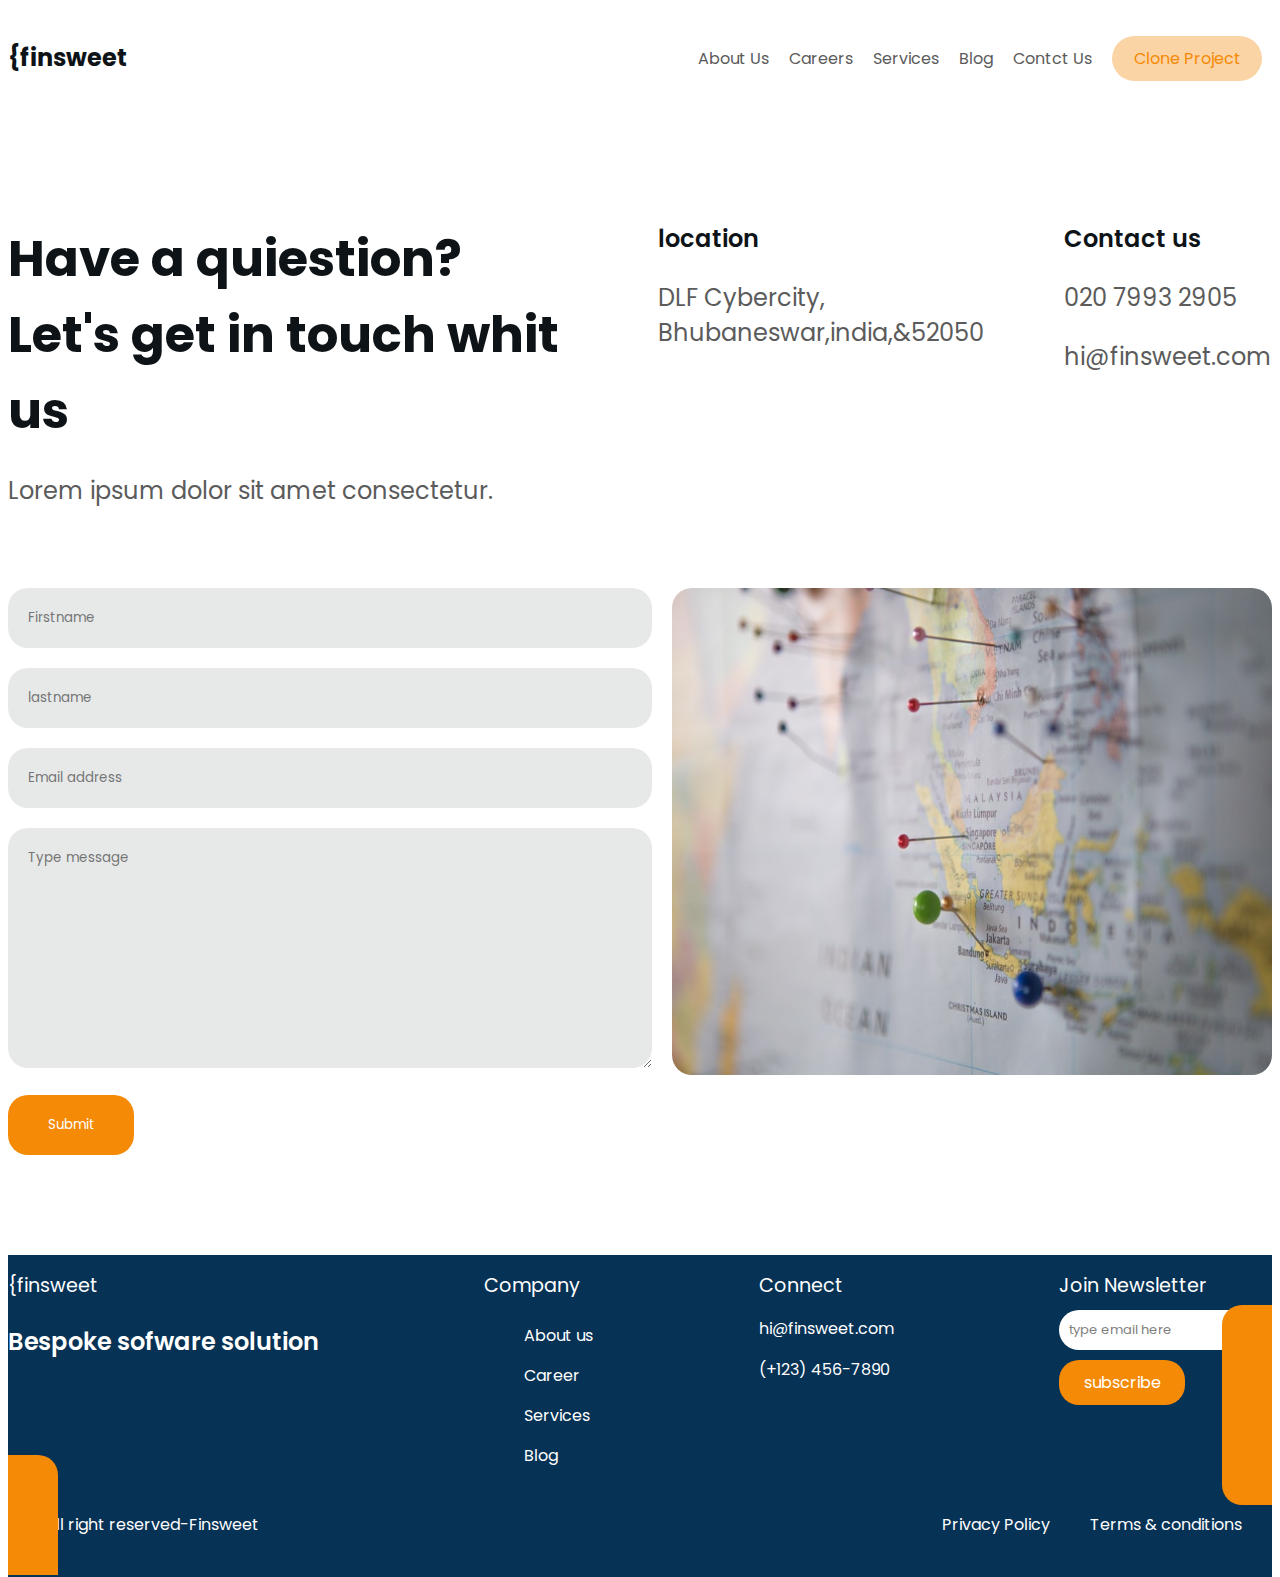
<file: contact.html>
<!DOCTYPE html>
<html lang="en">
<head>
    <meta charset="UTF-8">
    <meta http-equiv="X-UA-Compatible" content="IE=edge">
    <meta name="viewport" content="width=device-width, initial-scale=1.0">
    <link rel="preconnect" href="https://fonts.googleapis.com"> 
    <link rel="preconnect" href="https://fonts.gstatic.com" crossorigin> 
    <link rel="stylesheet" href="https://cdnjs.cloudflare.com/ajax/libs/font-awesome/6.0.0-beta2/css/all.min.css" integrity="sha512-YWzhKL2whUzgiheMoBFwW8CKV4qpHQAEuvilg9FAn5VJUDwKZZxkJNuGM4XkWuk94WCrrwslk8yWNGmY1EduTA==" crossorigin="anonymous" referrerpolicy="no-referrer" />
    <link href="https://fonts.googleapis.com/css2?family=Poppins:ital,wght@0,100;0,200;0,300;0,600;0,700;1,100;1,200;1,300;1,600&display=swap" rel="stylesheet"> 
    <link rel="stylesheet" href="./css/style.css">
    <link rel="stylesheet" href="./css/about.css">
    <link rel="stylesheet" href="./css/career.css">
    <link rel="stylesheet" href="./css/clone.css">
    <link rel="stylesheet" href="./css/contact.css">
    <title>Document</title>
</head>
<body>
 <div class="wraping">
    <header class="main-header">
        <h2 class="logo"><a href="/figma.html">{finsweet</a></h2>
            <ul class="main-nav">
                <li><a href="about.html">About Us</a></li>
                <li><a href="career.html">Careers</a></li>
                <li><a href="services.html">Services</a></li>
                <li><a href="blog.html">Blog</a></li>
                <li><a href="contact.html">Contct Us</a></li>
                <li class="button"><a href="clone.html">Clone Project</a></li>
            </ul>
        </header>
 </div>
 <div class="wraping">
     <div class="discription-ttle">
         <div class="ttle1">
             <h1>Have a quiestion? Let's get in touch whit us</h1>
             <p>Lorem ipsum dolor sit amet consectetur.</p>
         </div>
         <div class="ttle1">
             <h3>location</h3>
             <p>DLF Cybercity, Bhubaneswar,india,&52050</p>
         </div>
         <div class="ttle1">
             <h3>Contact us</h3>
             <p>020 7993 2905</p> 
             <p>hi@finsweet.com</p> 
        </div>
     </div>
 </div>   
 <article class="contact-us-impo">
     <div class="wraping">
         <form action="" method="post" id="login-form">
             <div class="contact-col">
                 <div class="login-pass">
                     <input type="text" id="first-name" name="firstname" placeholder="Firstname">
                     <input type="text" id="first-name" name="lastname" placeholder="lastname">
                     <input type="email" id="user_email" name="email" placeholder="Email address">
                     <textarea name="textarea" id="text-area" cols="30" rows="10" placeholder="Type message"></textarea>
                </div>
                <div class="map">
                    <img src="/images/location.jfif" alt="">
                </div>
             </div>
         </form>
         <input type="button" name="bttn" id="bttn" value="Submit"> 
     </div>  
 </article>
<footer>
    <div class="wraping">
        <div class="main-footer">
            <div class="footer1-col">
                    <h2>{finsweet</h2>
                    <h3>Bespoke sofware solution</h3>
                    <i class="fab fa-facebook-f"></i>
                    <i class="fab fa-youtube"></i>
                    <i class="fab fa-instagram"></i>
                    <i class="fab fa-twitter-square"></i>  
            </div>
            <div class="company">
                <h2>Company</h2>
                <ul>
                    <li><a href="#">About us</a></li>
                    <li><a href="#">Career</a></li>
                    <li><a href="#">Services</a></li>
                    <li><a href="#">Blog</a></li>
                </ul>
            </div>
            <div class="connect">
                <h2>Connect</h2>
                <p>hi@finsweet.com</p>
                <p>(+123) 456-7890 </p>
            </div>
            <div class="Join-news">
                <h2>Join Newsletter</h2>
                <div class="email">type email here</div>
                <div class="sub">subscribe</div>
            </div>
        </div>
        <div class="copyright">
            <p>&copy All right reserved-Finsweet </p>
            <div class="privacy">
                <p><a href="#">Privacy Policy</a></p>
                <p><a href="#">Terms & conditions</a></p>
            </div>
        </div>
    </div>
</footer>

</body>
</html>
</file>
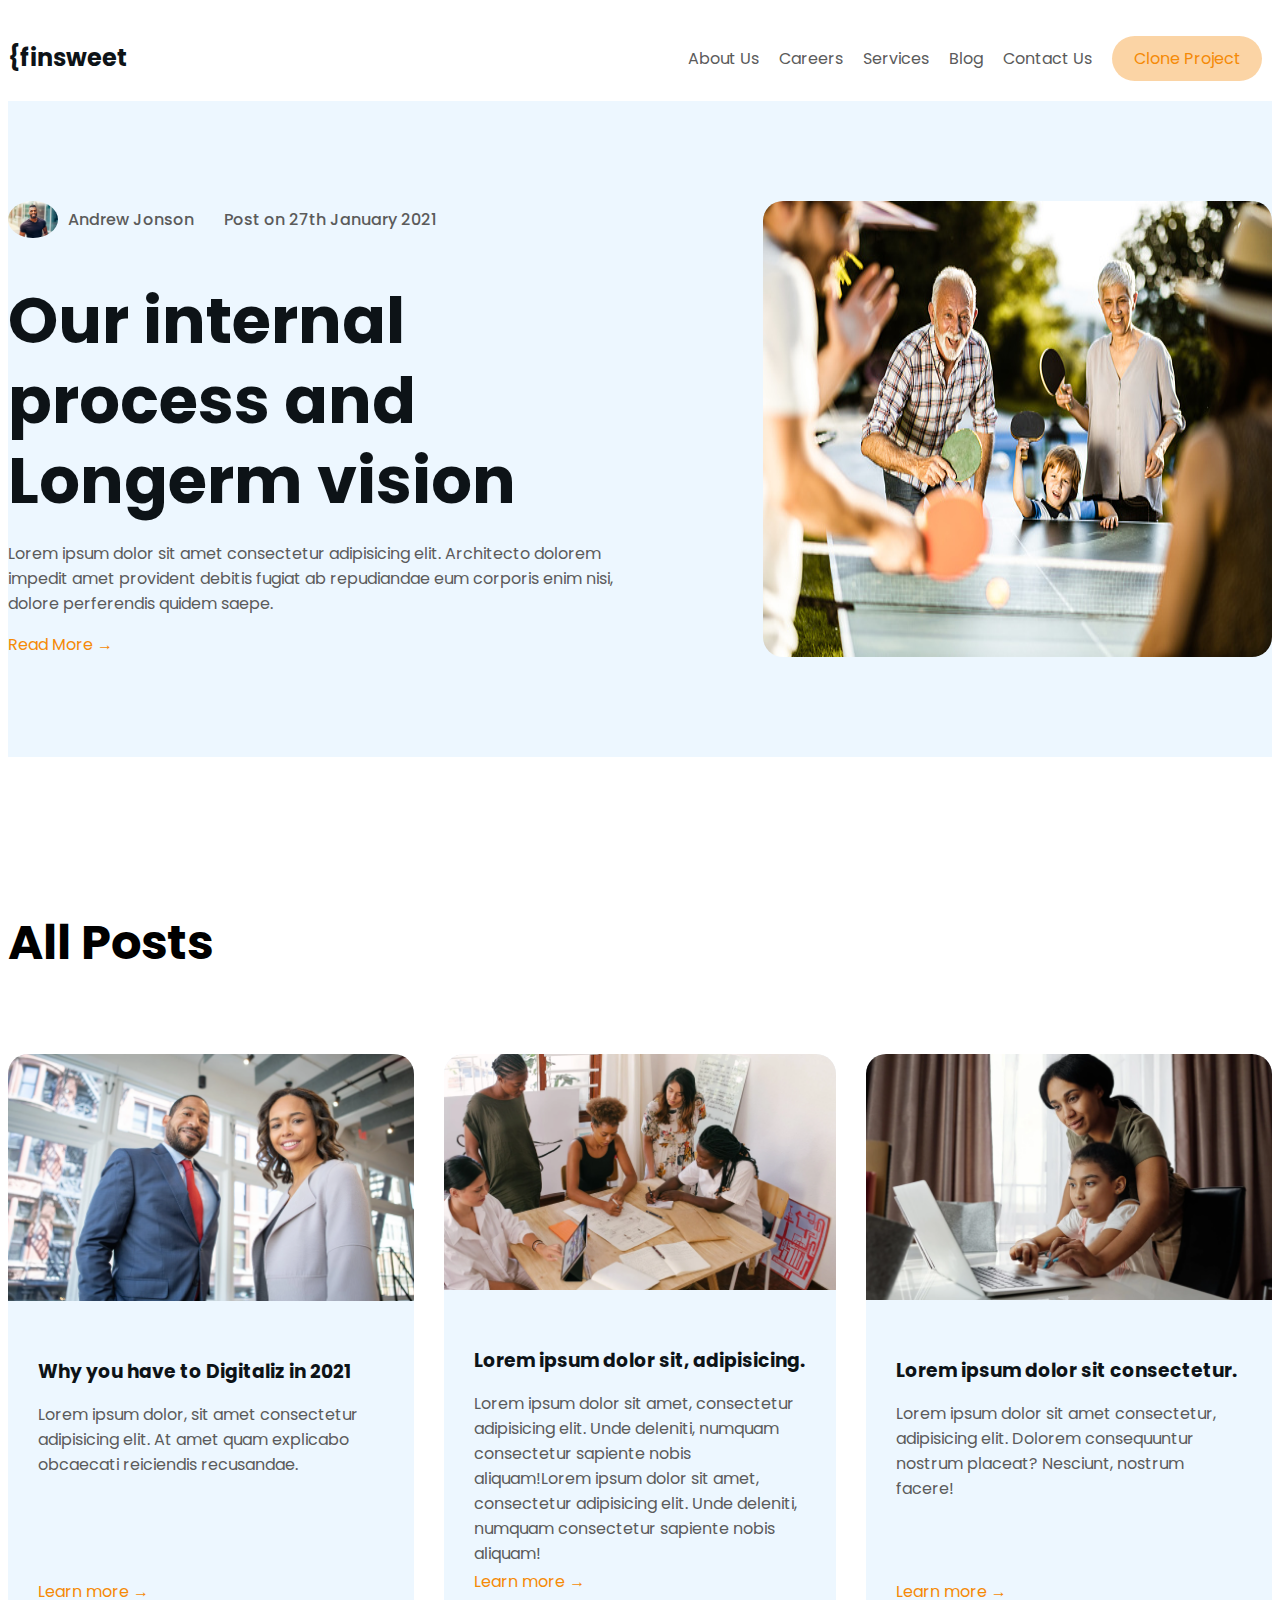
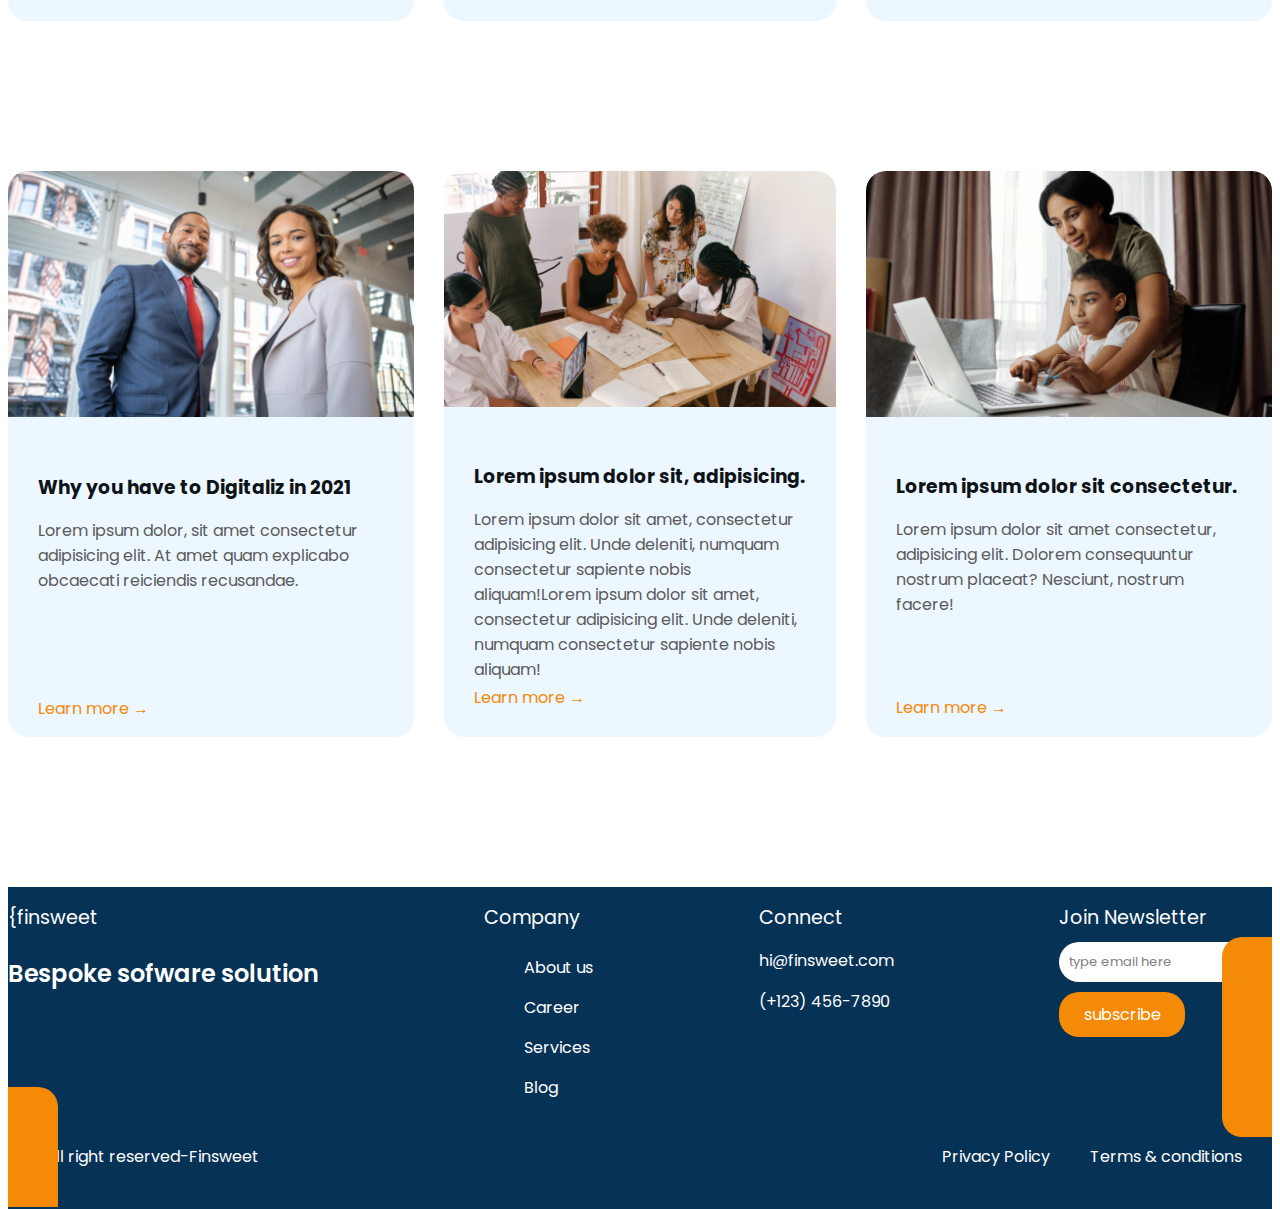
<file: services.html>
<!DOCTYPE html>
<html lang="en">
<head>
    <meta charset="UTF-8">
    <meta http-equiv="X-UA-Compatible" content="IE=edge">
    <meta name="viewport" content="width=device-width, initial-scale=1.0">
    <link rel="preconnect" href="https://fonts.googleapis.com"> 
    <link rel="preconnect" href="https://fonts.gstatic.com" crossorigin> 
    <link rel="stylesheet" href="https://cdnjs.cloudflare.com/ajax/libs/font-awesome/6.0.0-beta2/css/all.min.css" integrity="sha512-YWzhKL2whUzgiheMoBFwW8CKV4qpHQAEuvilg9FAn5VJUDwKZZxkJNuGM4XkWuk94WCrrwslk8yWNGmY1EduTA==" crossorigin="anonymous" referrerpolicy="no-referrer" />
    <link href="https://fonts.googleapis.com/css2?family=Poppins:ital,wght@0,100;0,200;0,300;0,600;0,700;1,100;1,200;1,300;1,600&display=swap" rel="stylesheet"> 
    <link rel="stylesheet" href="./css/style.css">
    <link rel="stylesheet" href="./css/about.css">
    <link rel="stylesheet" href="./css/career.css">
    <link rel="stylesheet" href="./css/services.css">
    <title>Document</title>
</head>
<body>
 <div class="wraping">
    <header class="main-header">
        <h2 class="logo"> <a href="figma.html">{finsweet</a></h2>
            <ul class="main-nav">
                <li><a href="./about.html">About Us</a></li>
                <li><a href="./career.html">Careers</a></li>
                <li><a href="./services.html">Services</a></li>
                <li><a href="blog.html">Blog</a></li>
                <li><a href="contact.html">Contact Us</a></li>
                <li class="button"><a href="clone.html">Clone Project</a></li>
            </ul>
        </header>
    </div>
    <article class="main-service">
        <div class="wraping">
            <div class="main-service-col">
                <div class="man-col">
                    <div class="man-name">
                        <img src="/images/man.jpg" alt="man" width="50x50">
                        <p>Andrew Jonson</p>
                        <p>Post on 27th January 2021</p>
                    </div>
                    <div class="man-post">
                        <h1>Our internal process and Longerm vision</h1>
                        <p>Lorem ipsum dolor sit amet consectetur adipisicing elit. Architecto dolorem impedit amet provident debitis fugiat ab repudiandae eum corporis enim nisi, dolore perferendis quidem saepe.</p>
                    </div>
                    <div class="readmore">
                        <p><a href="#">Read More &#8594;</a></p>
                    </div>
                </div>
                <div class="man-pic">
                    <img src="/images/blogtt.jpg" alt="">
                </div>
            </div>
        </div>
    </article>
<section class="All-post">
    <div class="wraping latest-top">
        <h2>All Posts</h2>
        <div class="all-post-col">
            <div class="col-3">
                <div class="article">
                    <div class="thambnail">
                        <img src="/images/post1.png" alt="company">
                    </div>
                    <div class="all-post-title">
                        <div>
                            <h3>Why you have to Digitaliz in 2021</h3>
                            <p>Lorem ipsum dolor, sit amet consectetur adipisicing elit. At amet quam explicabo obcaecati reiciendis recusandae.</p>
                        </div>
                        <a href="#">Learn more	&#8594;</a>
                    </div>
                </div>
            </div>
            <div  class="col-3">
                <div class="article">
                    <div class="thambnail">
                        <img src="/images/post-2.png" alt="company">
                    </div>
                    <div class="all-post-title">
                        <div>
                            <h3>Lorem ipsum dolor sit, adipisicing.</h3>
                            <p>Lorem ipsum dolor sit amet, consectetur adipisicing elit. Unde deleniti, numquam consectetur sapiente nobis aliquam!Lorem ipsum dolor sit amet, consectetur adipisicing elit. Unde deleniti, numquam consectetur sapiente nobis aliquam!</p>
                        </div>
                        <a href="#">Learn more	&#8594;</a>
                    </div>
                </div>
            </div>
            <div  class="col-3">
                <div class="article">
                    <div class="thambnail">
                        <img src="/images/post-3.png" alt="company">
                    </div>
                    <div class="all-post-title">
                        <div>
                            <h3>Lorem ipsum dolor sit consectetur.</h3>
                            <p>Lorem ipsum dolor sit amet consectetur, adipisicing elit. Dolorem consequuntur nostrum placeat? Nesciunt, nostrum facere!</p>
                        </div>
                        <a href="#">Learn more 	&#8594;</a>
                    </div>
                </div>
            </div>
        </div>
    </div>
</section>
<section class="All-post">
    <div class="wraping latest-top">    
        <div class="all-post-col">
            <div class="col-3">
                <div class="article">
                    <div class="thambnail">
                        <img src="/images/post1.png" alt="company">
                    </div>
                    <div class="all-post-title">
                        <div>
                            <h3>Why you have to Digitaliz in 2021</h3>
                            <p>Lorem ipsum dolor, sit amet consectetur adipisicing elit. At amet quam explicabo obcaecati reiciendis recusandae.</p>
                        </div>
                        <a href="#">Learn more	&#8594;</a>
                    </div>
                </div>
            </div>
            <div  class="col-3">
                <div class="article">
                    <div class="thambnail">
                        <img src="/images/post-2.png" alt="company">
                    </div>
                    <div class="all-post-title">
                        <div>
                            <h3>Lorem ipsum dolor sit, adipisicing.</h3>
                            <p>Lorem ipsum dolor sit amet, consectetur adipisicing elit. Unde deleniti, numquam consectetur sapiente nobis aliquam!Lorem ipsum dolor sit amet, consectetur adipisicing elit. Unde deleniti, numquam consectetur sapiente nobis aliquam!</p>
                        </div>
                        <a href="#">Learn more	&#8594;</a>
                    </div>
                </div>
            </div>
            <div  class="col-3">
                <div class="article">
                    <div class="thambnail">
                        <img src="/images/post-3.png" alt="company">
                    </div>
                    <div class="all-post-title">
                        <div>
                            <h3>Lorem ipsum dolor sit consectetur.</h3>
                            <p>Lorem ipsum dolor sit amet consectetur, adipisicing elit. Dolorem consequuntur nostrum placeat? Nesciunt, nostrum facere!</p>
                        </div>
                        <a href="#">Learn more 	&#8594;</a>
                    </div>
                </div>
            </div>
        </div>
    </div>
</section>
<footer>
    <div class="wraping">
        <div class="main-footer">
            <div class="footer1-col">
                    <h2>{finsweet</h2>
                    <h3>Bespoke sofware solution</h3>
                    <i class="fab fa-facebook-f"></i>
                    <i class="fab fa-youtube"></i>
                    <i class="fab fa-instagram"></i>
                    <i class="fab fa-twitter-square"></i>
            </div>
            <div class="company">
                <h2>Company</h2>
                <ul>
                    <li><a href="#">About us</a></li>
                    <li><a href="#">Career</a></li>
                    <li><a href="#">Services</a></li>
                    <li><a href="#">Blog</a></li>
                </ul>
            </div>
            <div class="connect">
                <h2>Connect</h2>
                <p>hi@finsweet.com</p>
                <p>(+123) 456-7890 </p>
            </div>
            <div class="Join-news">
                <h2>Join Newsletter</h2>
                <div class="email">type email here</div>
                <div class="sub">subscribe</div>
            </div>
        </div>
        <div class="copyright">
            <p>&copy All right reserved-Finsweet </p>
            <div class="privacy">
                <p><a href="#">Privacy Policy</a></p>
                <p><a href="#">Terms & conditions</a></p>
            </div>
        </div>
    </div>
</footer>

</body>
</html>
</file>
<file: css/style.css>
*{
    font-family: 'Poppins', sans-serif;
    margin-bottom: 0;
}
a{
    text-decoration: none;
}
p{
    color: #5b5b5b;
}

h1{
    font-size: 50px;
    color: #0D1317;
}
h3{
    color: #0D1317;
    margin-bottom: 0;
}
h2 a{
    color: #0D1317;
    margin-bottom: 0;
}
.wraping{
    position: relative;
    max-width: 1280px;
    margin: 0 auto;
}
/* main-nav  */
header{
    display: flex;
    background-color: white;
    justify-content: space-between;
    width: 100%;
    margin-top: 20px;
}
header ul{
    display: flex;
    justify-content: space-between;
}
header ul li{
    display: block;
    list-style-type: none;
    text-align: center;
    margin: 0 10px;
    padding: 10px 0;
}
header ul li a{
    color: #5b5b5b;
}
header ul li.button{
    background-color: #f58a075d;
    border-radius: 50px;
    width: 150px;
}
ul .button a{
    color: #f58A07;
}

/* main header heseg */
main{
    background-color: #edf7ff;
    margin-top: 20px;
    width: 100%;
}
.main-contender{
    display: flex;
}
.main-content{
    display: inline-block;
    width: 100%;
    height: 100%;
    margin: 100px 0px;
    position: relative;
}
main ul li{
    display: inline-block;
    border-radius: 50px ;
    text-align: center;
    padding: 15px 30px;
    margin-left: 0;
}
main ul li:hover{
    background-color: #f58A07;
    color: white;
}
main ul li a{
    list-style: none;
    color: #0D1317;
    font-weight: 600;
}
.opacity{
    font-weight: 500;
    color:rgba(0, 0, 0, 0.4);
}
.logos{
    padding: 20px 0px;
    opacity: 0.8;
    padding-right: 40px;
}

/* section1 heseg */
.section1{
    width: 100%;

}
.sec1up{
    font-weight: 600;
    font-size: 30px;
    width: 60%;
    margin-left: 0;
    font-weight: 100px;
    margin: 50px 0;
}
.sec1up h2{
    font-weight: 700;
    font-size: 40px;
    padding-bottom: 20px;
    line-height: 50px;
}
.sec1up p{
    font-weight: 400;
    font-size: 20px;
}
.column{
    display: flex;
    justify-content: space-between;
    
}   
.row{
    width: calc(100% / 3);
    padding:0 20px;
}
.row:first-child{
    padding: 0;
}
.row:last-child{
    padding: 0;
}
.section1 img{
    border-radius: 20px;
    box-sizing: border-box;
}
.column h3{
    padding: 20px 0;
    font-weight: 500;
    font-size: 30px;
}
.column p{
    padding: 20px 0;
    font-size: 20px;
}
.column .row ul {
    padding-left: 0;
}
.column .row ul li{ 
    list-style-type: none;
    text-decoration: none;
    padding-left: 0;
}
.column .row ul li a{
    color: #f58A07;
}

/* section 2 heseg */
.section2{
    background-color: #edf7ff;
}
.sec2-title{
    display: flex;
    position: relative;
    width: 100%;
    padding: 40px 40px 0 0;
}
.sec2-title p{
   font-weight: 500;
}
.icons{
    display: flex;
    width: 100%;
}
.section2-row{
    height: 280px;
    display:block;
    box-sizing: border-box;
    width: 100%;
    border-radius: 20px;
    background-color: white;
    margin: 50px 0;
    margin-right: 40px;
    padding:50px 25px ;
    padding-top: 50px; 
}
.wraping .sec2-title{
    width: 100%;
}
.wraping .sec2-title p{
    padding-left:40px;
    font-size: 18px;
    font-weight: 600;
}
 
/* start-up heseg */
.up-col{
    display: flex;
    width: 100%;
}
.awards{
    display: flex;
    width: 100%;
}
.start{
    display: inline-block;
    width: 70%;
    padding: 30px 20px 10px 0;
}
.start .start-title{
   font-size: 45px;
} 
.start p{
    
}
.start h3{
    color: #f58A07;
    font-size: 40px;
    font-weight: 600;
}
.start-up{
    width: 100%;
    display: inline-block;
    position: relative;
    z-index: 1;
}
.strategy-row1{
    margin: 40px;
    margin-top: 40px;
}
.strategy-col{
    display: flex;
    position: relative;
    width: 100%;
    background-color: #edf7ff;
    border-radius: 20px;
    margin-top: 60px;
}
.strategy-col{
    margin-bottom: 70px;
}
.strategy-row1{
    box-sizing: border-box;
    padding: 40px;
    width:80%;
}
.strategy-row1 ul{
    text-decoration: none;
    display: flex;
} 
.strategy-row1 ul li{
    list-style-type: none;
    display: block;
    text-align: center;
    margin: 20px;
    padding: 5px 20px;
    border: 2px solid rgba(138, 137, 137, 0.37);
    border-radius: 50px;
}
.strategy-row1 ul li a{
    color: #747d85;
}
.strategy-row1 ul li:hover{
    background-color: white;
    border: 0;
    text-align: center;
}
.strategy-row1 ul li a:hover{
    color: #f58A07;
}
.strategy-row1 h2{
    font-size: 40px;
    margin-right: 20px;
}
.strategy-row1 a{
    color: #f58A07;
} 

/* Experience heseg */

.Experience{
    width: 100%;
    height: 80%;
    background-color: #f58A07;
    background-image: url(/images/experience-image.png);
    background-repeat: no-repeat;
    background-size: 50%;
    position: relative;
}
.experience-content{
    display: flex;
    padding: 100px 0;
    justify-content: flex-end;
}
#ex-title{
    box-sizing: border-box;
    width: 50%;
    padding-left: 100px;
}
#ex-title h2{
    color: white;
    margin: 0;
    font-size: 2.5rem;
    margin-bottom:20px ;
}
#ex-title a{
    background-color: white;
    padding: 10px;
    border-radius: 20px;
    color: #f58A07;
}

/* dream heseg*/
.dream{
    position: relative;
    margin: 100px;
}
.dream-row{
    display: flex;
    box-sizing: border-box;
    padding: 40px 0;
}
.dream-row h2{
    font-size: 40px;
}
.dream-row p{
    font-weight: 600;
}
.dream-title{
    margin: 20px;
}
.dream-title .CEO{
    display: flex;
    margin-top: 40px;
}
.CEO img{
    border-radius: 50%;
}
.chikala{
    margin: 20px;
    line-height: 10px;
}
.chikala h3{
    color: #5b5b5b;
    font-weight: 600;
}
.chikala p{
    color: #f58A07;
    font-weight: 400;
    font-size: small;
}

/* latest heseg */
.latest-sec{
    background-color: #edf7ff;
}
.latest-sec h3{
    font-weight: 600;
    font-size: 1rem;
}
.latest-sec a{
    color: #f58A07;
    margin-top: 20px;
}
.latest-sec p{
    padding-bottom: 20px;
}
.latest-row{
    display: flex;
    justify-content: space-between;
}
.latest-col{
    background-color: white;
    border-radius: 20px;
    overflow: hidden;
    margin: 20px;
    align-items: center;
}
.latest-col .l-title{
    margin: 40px;
}
.latest-sec h2{
    margin: 20px;
    padding-top: 40px;
    font-size: 40px;
    font-weight: 600;
} 

/* footer heseg */
footer{
    background-color: #063255;
}
.footer1-col img{
    width: 80px;
    height: 40px;
    padding-top: 20px;
}
footer .main-footer h2{
    color: white;
    font-weight: 400;
    font-size: larger;
}
footer .main-footer h1{
    color: white;
}
footer .main-footer h3{
    font-size: 1.5rem;
    font-weight: 600;
    color: white;
}
footer .main-footer ul{
    text-decoration: none;
}
footer .main-footer ul li{
    list-style-type: none;
    line-height: 40px;
}
footer .main-footer ul li a{
    color: white;
}
footer .main-footer p{
    color: white;
}
.main-footer{
    display: flex;
    justify-content: space-between;
}
.copyright{
    display: flex;
    justify-content: space-between;
    padding-bottom: 20px;
}
.copyright p{
    color: white;
    padding: 20px;
}
.privacy{
    display: flex;
    margin-right:10px ;
}
.privacy a{
    color: white;
} 
.sub{
    color: white;
    background-color: #f58A07;
    padding: 10px;
    border-radius: 20px;
    margin-top: 10px;
    width: 50%;
    text-align: center;
}
.email{
    background-color: white;
    color: grey;
    font-size: small;
    padding: 10px;
    border-radius: 20px;
    padding-right: 100px;
    margin-top: 10px;
}
.company ul li{
    text-align: left;
    box-sizing: border-box;
    padding-left: 0;
}

/* content oruulah */
#img-start{
    position: relative;
    z-index: 2;  
    border-radius: 20px;
    overflow: hidden;
    margin-top: 40px;
}
#img-start img{
    position: relative;
    z-index: 2;
    height: 100%;
}

#img-start::after{
    content: "";
    background-color: #f58a07ab; 
    background-repeat: no-repeat;
    position: absolute;
    width: 150px;
    height: 100%;
    top: 0;
    left: 0;
    z-index: 2;
}
.strategy-row2 img{
    position: relative;
    width: 100%;
    height: 100%;
    z-index: 1;
}
.strategy-row2{
    position: relative;
    z-index: 1;
    border-radius: 20px;
    margin: 20px;
    padding-right: 40px;
    overflow: hidden;
    box-sizing: border-box;
    margin-top:40px;
}
.strategy-row2::after{
    content: "";
    background-color: #f58a07ab; 
    background-repeat: no-repeat;
    position: absolute;
    width: 100px;
    height: 100%;
    top: 0;
    left: 0;
    z-index: 2;
}
.strategy-col{
    position: relative;
    z-index: 1;
}
.strategy-col::after{
    content:url(/images/Ribbon.png);
    position: absolute;
    width: 100%;
    height: 100%;
    top: -16px;
    right: -1120px;
    z-index: 2;
}
footer{
    position: relative;
    z-index: 1;
}
footer::before{
    content: "";
    width: 50px;
    height: 120px;
    position: absolute;
    background-color: #f58A07;
    border-top-right-radius: 20px;
    z-index: 2;
    top: 200px;
    left: 0;
}
footer::after{
    content: "";
    width: 50px;
    height: 200px;
    position: absolute;
    background-color: #f58A07;
    border-top-left-radius: 20px;
    border-bottom-left-radius: 20px;
    z-index: 2;
    top: 50px;
    right: 0;
    z-index: 3;
}
.incontent{
    position: relative;
    z-index: 1;
}
#incontent{
    position: relative;
}
#incontent::before{
    content: url(/images/play-icon.svg);
    position: absolute;
    width: 100%;
    height: 100%;
    width: 100%;
    top: 425px;
    left: 60px;
    z-index: 5;
}
.incontent::before{
    content: "";
    position: absolute;
    width: 50px;
    height: 50px;
    top: 410px;
    left: 40px;
    background-color: white;
    border-radius: 50%;
    z-index: 2;
}
.incontent::after{
    content: "Play Video";
    position: absolute;
    color: white;
    font-weight: 600;
    width: 100%;
    top: 422px;
    left: 105px;
    z-index: 2;
}
.fab{
    padding-top: 30px;
    width: 40px;
    height: 40px;
    color: white;
}
</file>
<file: css/about.css>
/* about style */
.first-art{
    display: flex;
    margin-top: 100px;
}
#about1-pic img{
    width: 600px;
    height: 100%;
    border-radius: 20px;
}
.first-art-title{
    margin-right: 40px;
    width: 50%;
}
.first-art-title h2{
    font-size: 70px;
    line-height: 80px;
    color: #282b47;
}
.first-art-title p{
    font-weight: 600;
    line-height: 30px;
    margin-bottom: 40px;
}
.first-art-title p a{
    color: white;
    background-color: #f58A07;
    padding: 15px 30px 15px 30px;
    border-radius: 40px;
}
#about1-pic{
    position: relative;
    z-index: -1;
    overflow: hidden;
}
#about1-pic::after{
    content: "";
    position: absolute;
    width: 200px;
    height: 100%;
    top: 0;
    left: 0;
    background-color: #ff8c00b9;
    border-radius: 20px 0 0 20px;
    z-index: 1;
}
/* article2 heseg */
#article2{
    margin-top: 100px;
}
.second-art{
    display: flex;
    position: relative;    
}
.second-art-title{
    padding-top: 60px;
}
#art2-pic img{
    border-radius: 20px;
    width: 600px;
    height: 500px;
}
.second-art-title h2{
    font-size: 3rem;
    font-weight: 600;
}
.second-art-title p{
    color: gray;
    font-weight: 600;
    line-height: 30px;
}
.second-art-title ul{
    padding-top: 15px;
}
.second-art-title ul li{
    color: gray;
    line-height: 30px;
    font-weight: 600;
}
#art2-pic{
    padding-right: 100px;
    position: relative;
    z-index: 1;
}
#art2-pic::after{
    content: "";
    position: absolute;
    width: 80px;
    height: 80px;
    border-radius: 20%;
    top: 100px;
    left: -40px;
    background-color: #ff8c00b9;
    z-index: 2;
}
.third-art{
    display: flex;
    position: relative;   
    margin-top: 100px;
}
.third-art-title{
    padding-top: 120px;
}
.third-art-title h2{
    font-size: 3rem;
    font-weight: 600;
}
#art3-pic img{
    border-radius: 20px;
    width: 600px;
    height: 500px;
}
#art3-pic{
    padding-left: 100px;
    position: relative;
    z-index: 1;
}
#art3-pic::after{
    content: "";
    position: absolute;
    width: 80px;
    height: 80px;
    border-radius: 20%;
    top: 250px;
    right: -40px;
    background-color: #ff8c00b9;
    z-index: 2;
}
#art4-pic img{
    border-radius: 20px;
    width: 600px;
    height: 500px;
}
#art4-pic{
    padding-right: 100px;
    position: relative;
    z-index: 1;
}
#art4-pic::after{
    content: "";
    position: absolute;
    width: 80px;
    height: 80px;
    border-radius: 20%;
    top: 200px;
    left: -40px;
    background-color: #ff8c00b9;
    z-index: 2;
}
#art5-pic img{
    border-radius: 20px;
    width: 600px;
    height: 500px;
}
#art5-pic{
    padding-right: 100px;
    position: relative;
    z-index: 1;
}
#art5-pic::after{
    content: "";
    position: absolute;
    width: 80px;
    height: 80px;
    border-radius: 20%;
    top: 300px;
    left: -40px;
    background-color: #ff8c00b9;
    z-index: 2;
}
</file>
<file: css/career.css>
.career-sec1{
    margin-top: 150px;
    margin-bottom: 150px;
}
.career-sec1 h2{
    font-size: 3rem;
    font-weight: 600;
}
.career-list{
    display: flex;
    flex-wrap: wrap;
}
#strech{
    background-color:  #edf7ff;
    padding: 0px 50px 20px 40px ;
    border-radius: 20px;
    margin-right: 40px;
    margin-top: 40px;
    width: 250px;
}
#strech p{
    margin-top: 5px;
    font-weight: 600;
}
.desc-career h3{
   font-size: 1.5rem;
   font-weight: 600;
}
#strech .Apply p a{
    color: #f58A07;
}
.Apply{
    margin-top: 20px;
}
</file>
<file: css/services.css>
.main-service{
    background-color: #edf7ff;
    margin-top: 20px;
}
.main-service-col{
   display: flex;
   padding: 100px 0 100px 0;
   justify-content: space-between;
}
.main-service-col .man-name img{
    border-radius: 50%;
}
.main-service-col .man-pic img{
    border-radius: 20px;
    width: 100%;
    height: 100%;
}
.man-name{
    display: flex;
    align-items: center;
    padding-right: 20px;
}
.man-name p{
    margin-top: 0;
    font-weight: 500;
    margin-right: 20px;
    margin-left: 10px;
}
.man-col{
    width: 50%;
    margin-right: 100px;
}
.man-post h1{
    font-size: 4rem;
    line-height: 80px;
    margin-right: 50px;
}
.man-post p{
    margin-top: 20px;
}
.readmore p a{
    color: #f58A07;
}


/* all post heseg */

.All-post{
    margin-top: 150px;
    margin-bottom: 150px;
}
.All-post h2{
    font-size: 3rem;
    margin-bottom: 75px;
}
.all-post-col{
    display: flex;
    flex-wrap: wrap;
    align-items: stretch;
}
.col-3{
    width: calc(100%/3);
    padding: 0 15px;
    box-sizing: border-box;
}
.article{
    background-color: #edf7ff;
    height: 100%;
    border-radius: 20px;
}
.col-3:first-child{
    padding-left: 0;
}
.col-3:last-child{
    padding-right: 0;
} 
.thambnail img{
    width: 100%;
    border-radius: 20px 20px 0 0;
}
.all-post-title{
    display: flex;
    flex-direction: column;
    justify-content: space-between;
    height: calc(100% - 300px);
    padding: 30px;
}
.all-post-title a{
    color: #f58A07;
}
</file>
<file: css/blog.css>
.work-photo{
    margin-top: 100px;
    margin-bottom: 100px;
}
.img-work img{
    border-radius: 20px;
    width: 100%;
}
.blog-post{
    margin: 0 auto;
    width: 50%;
    height: 100%;
    margin-bottom: 100px;
}
.blog-post h1{
    font-size: 4rem;
    line-height: 70px;
    color: #0D1317;
    margin-top: 20px;
    margin-bottom: 40px;
}
.man-name img{
    border-radius: 50%;
}
.blog-post h2{
    font-size: 3rem;
}
</file>
<file: css/clone.css>
.wrap-div{
    margin-top: 100px;
}
.job-col{
    display: flex;
    margin-top: 50px;
}
.job-col h3{
    font-size: 1.5rem;
}
.job-col p{
    font-weight: 500;
    font-size: 20px;
}
.salary{
    padding-left: 400px;
}
.wrap-div h1{
    font-size: 70px;
    font-weight: 600;
}
.sec-col-back{
    display: flex;
    background-color: #edf7ff;
    border-radius: 20px;
    margin-top: 40px;
    padding: 50px;
}
.back-threes h3{
    font-size: 20px;
    margin-right: 30px;
}
.back-threes h3:first-child{
    color: #f58A07;
}
.disc-back p{
    margin-left: 70px;
    font-weight: 600;
    width: 80%;
    line-height: 30px;
}
.disc-back p:last-child{
    margin-top: 40px;
}
textarea{
    box-sizing: border-box;
    border: none;
    width: 100%;
    background-color: rgba(222, 224, 224, 0.726);
    border-radius: 20px;
}
#textarea{
    padding: 20px;
    margin-bottom: 20px;
}
.inputs{
    display: flex;
    margin: 20px 0;
}
input{
    box-sizing: border-box;
    border: none;
    width: 100%;
    background-color: rgba(222, 224, 224, 0.726);
    border-radius: 20px;
    padding: 20px;
    margin-right: 20px;
}
.inputs input:last-child{
    margin-right:0;
}
#bttn{
    background-color: #f58A07;
    color: white;
    width: 10%;
    margin-bottom: 100px;
}
</file>
<file: css/contact.css>
.discription-ttle{
    display: flex;
    margin-top: 100px;
    margin-bottom: 40px;
    box-sizing: border-box;
    justify-content: space-between;
}
.ttle1{
    padding: 40px;
}
.ttle1:first-child{
    padding-left: 0;
}
.ttle1:last-child{
    padding-right: 0;
}
.loc-and-contact-col{
    display: flex;
}
.ttle1 h1{
    margin: 0;
}
.ttle1 h3{
    font-size: 1.5rem;
    font-weight: 600;
   margin: 0;
}
.ttle1 p{
    font-size: 1.5rem;
}
.contact-col{
    display: flex;
    box-sizing: border-box;
    justify-content: space-between;
}
#text-area{
    margin: 0 !important;
    padding: 20px;
}
.login-pass input{
    box-sizing: border-box;
    margin-bottom: 20px;
    margin-right: 50px;
}
.map img{
    box-sizing: border-box;
    border-radius: 20px;
    width: 600px;
    margin-left: 20px;
    height: 100%;
}
#bttn{
    margin-top:20px ;
}
</file>
